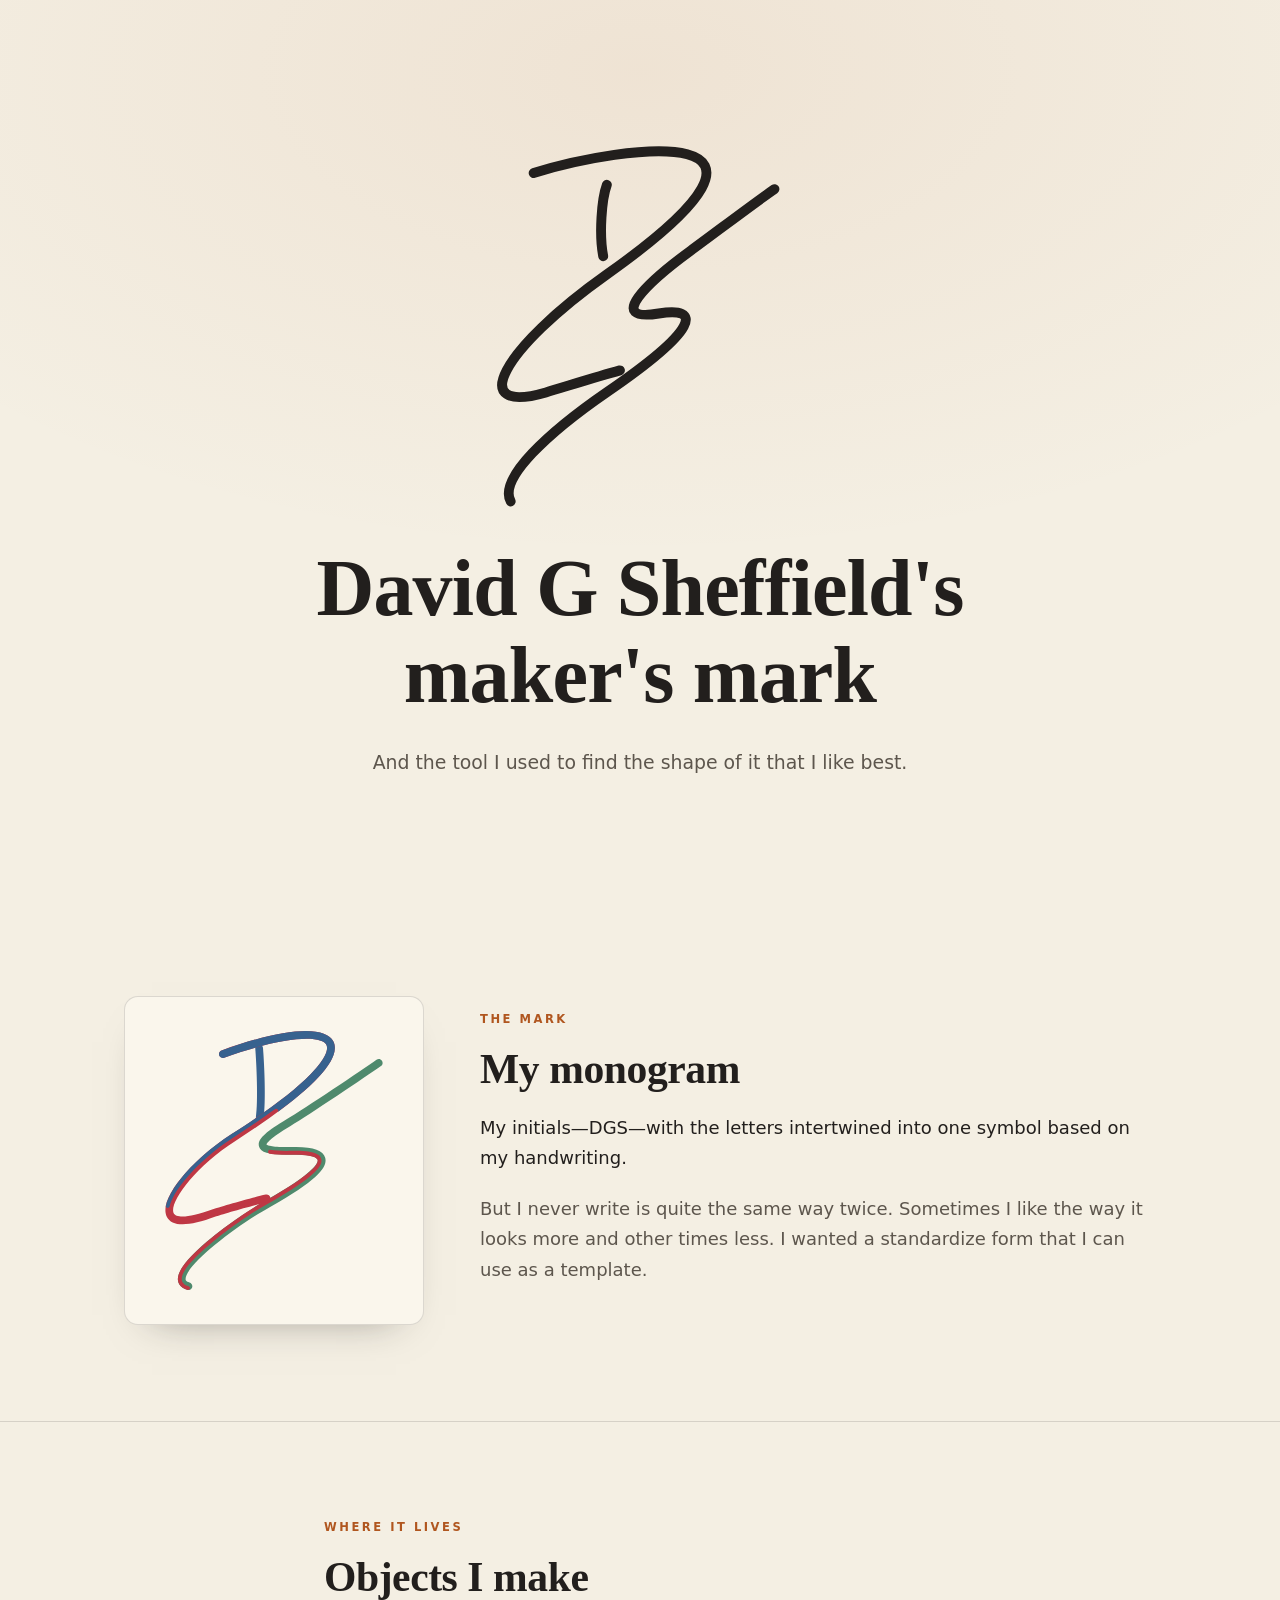
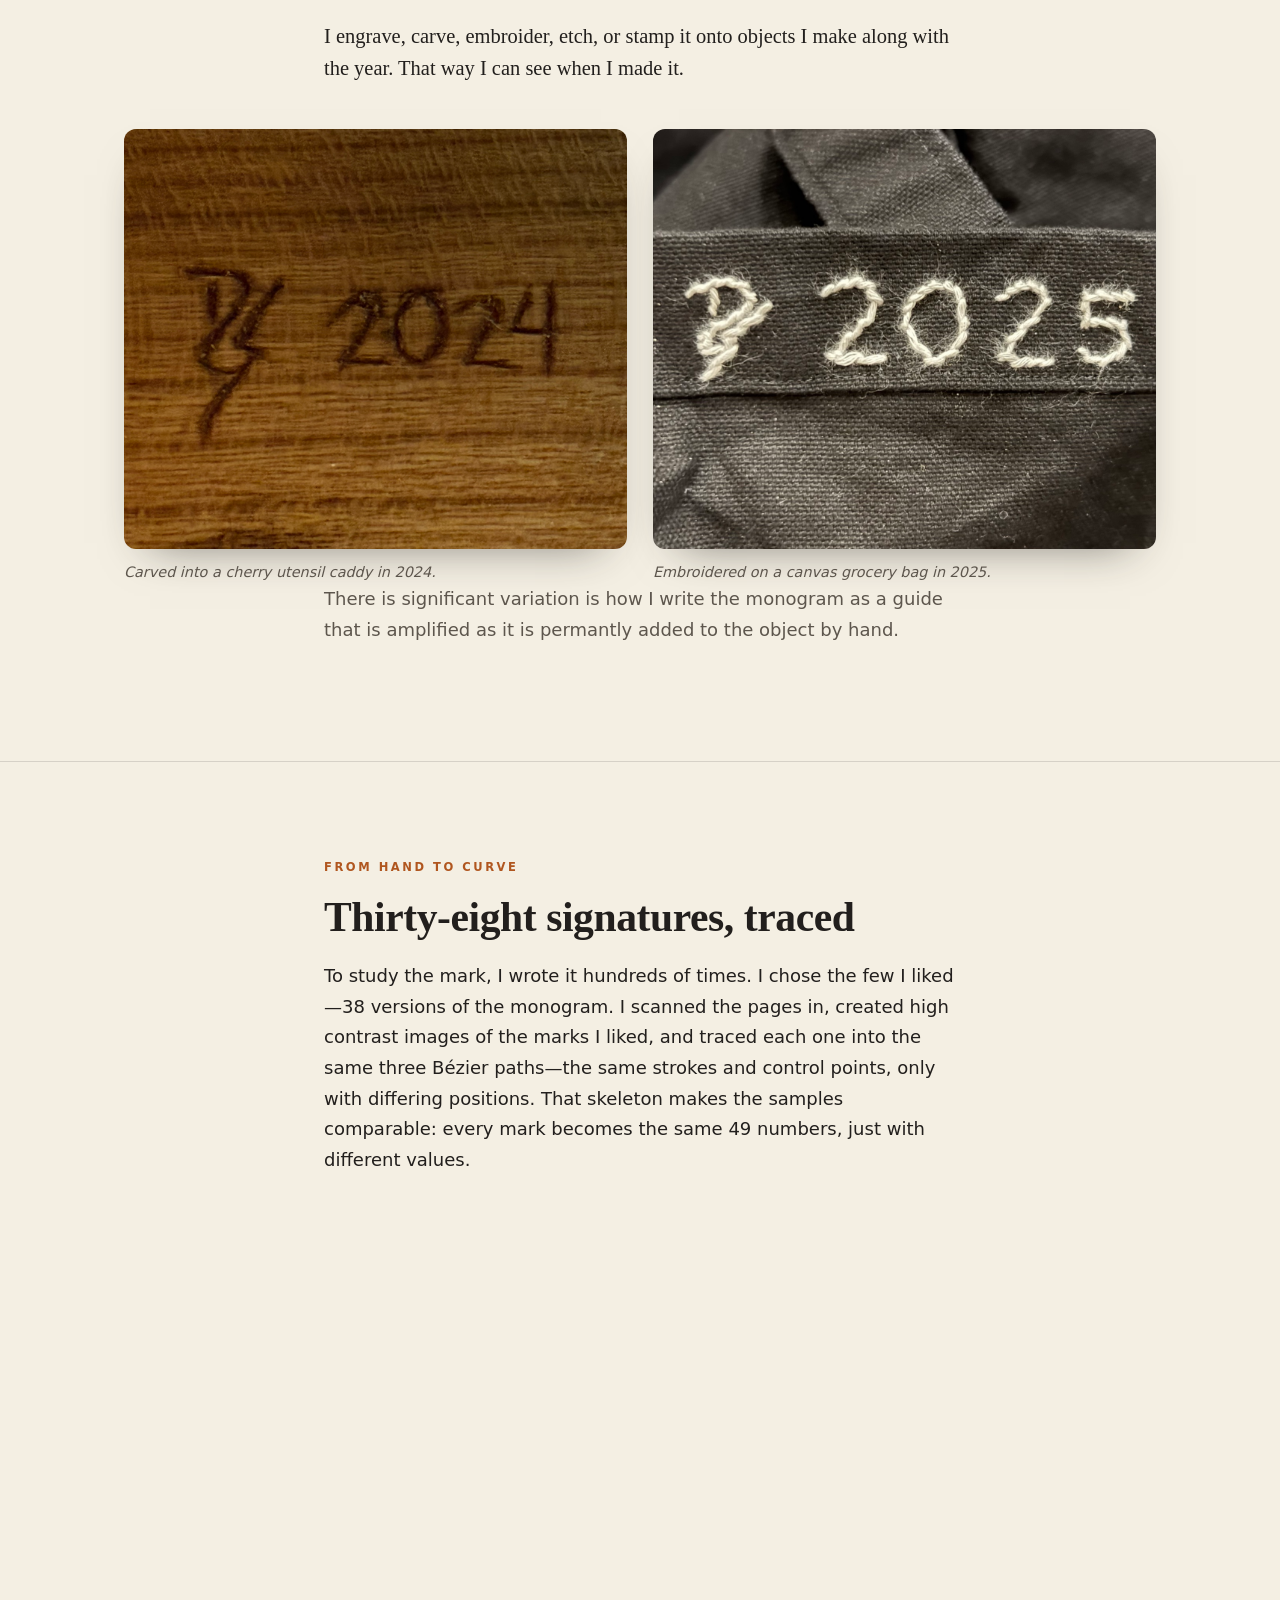
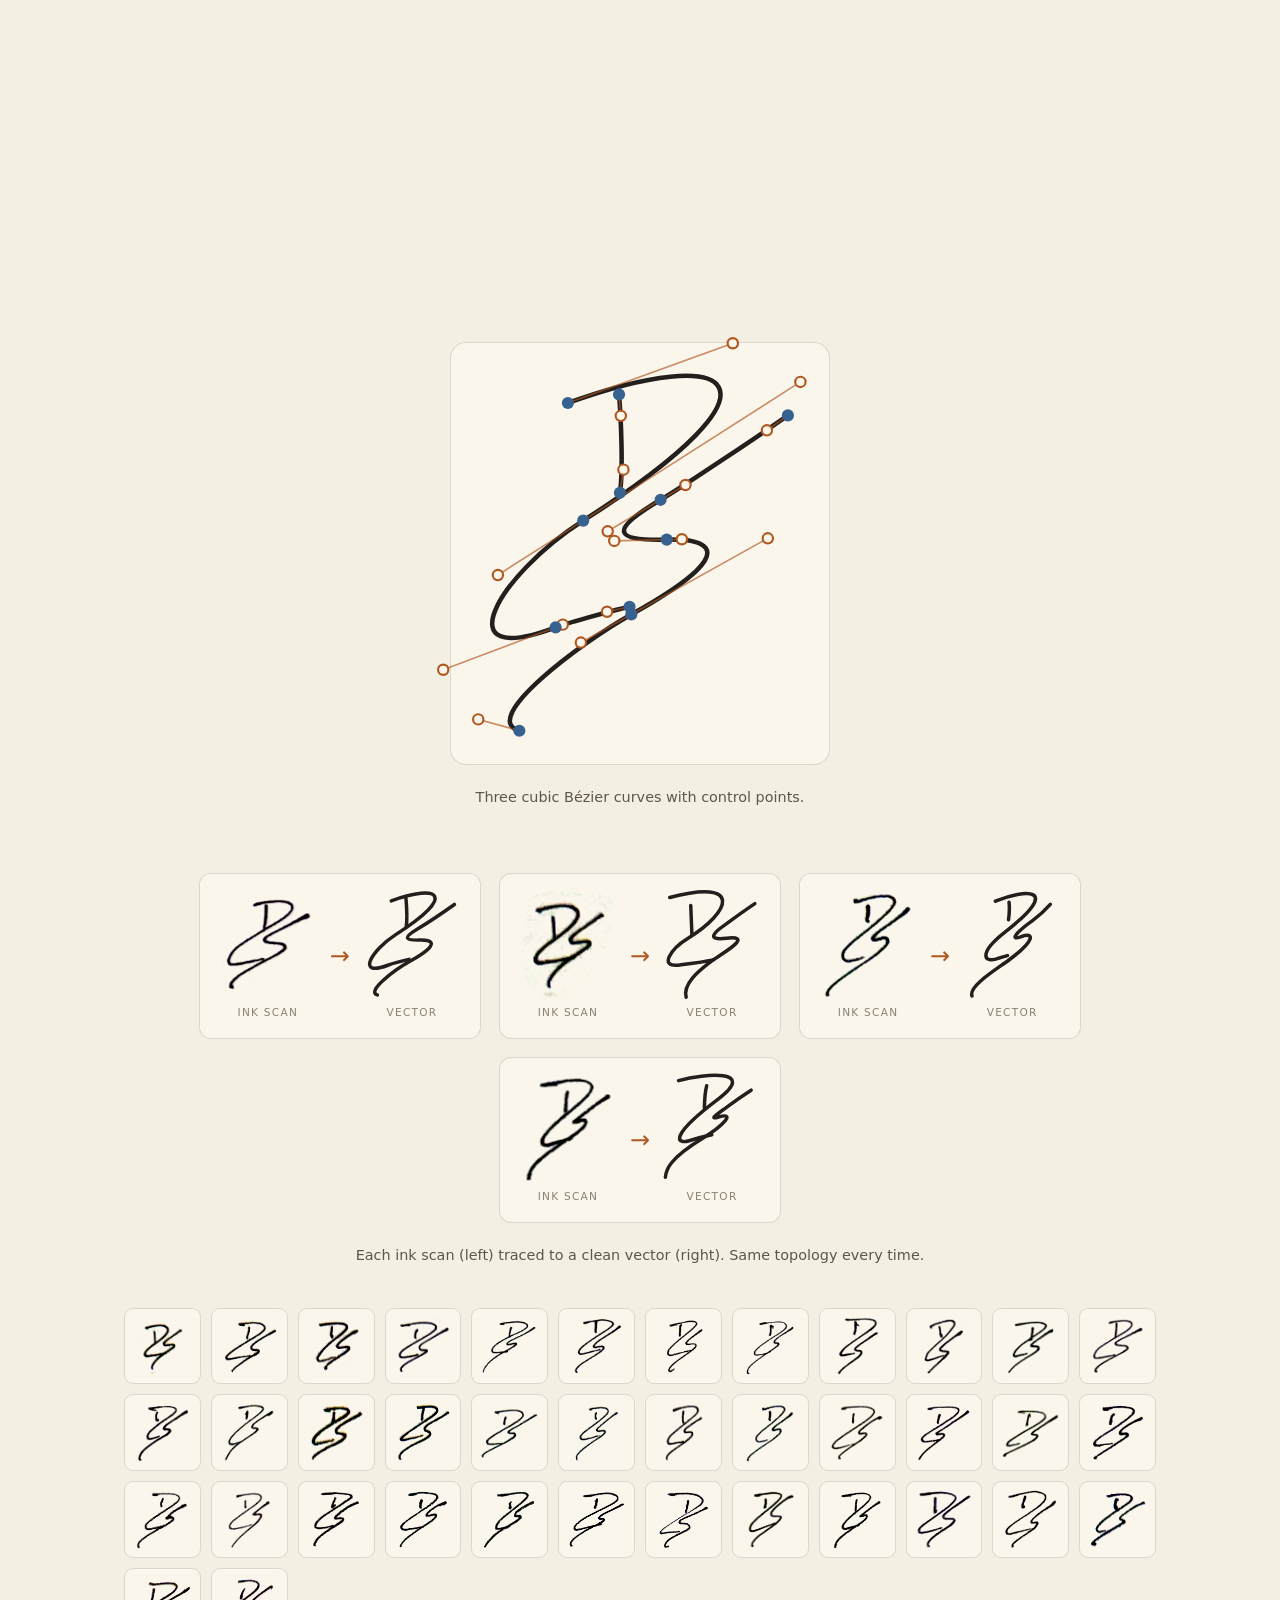
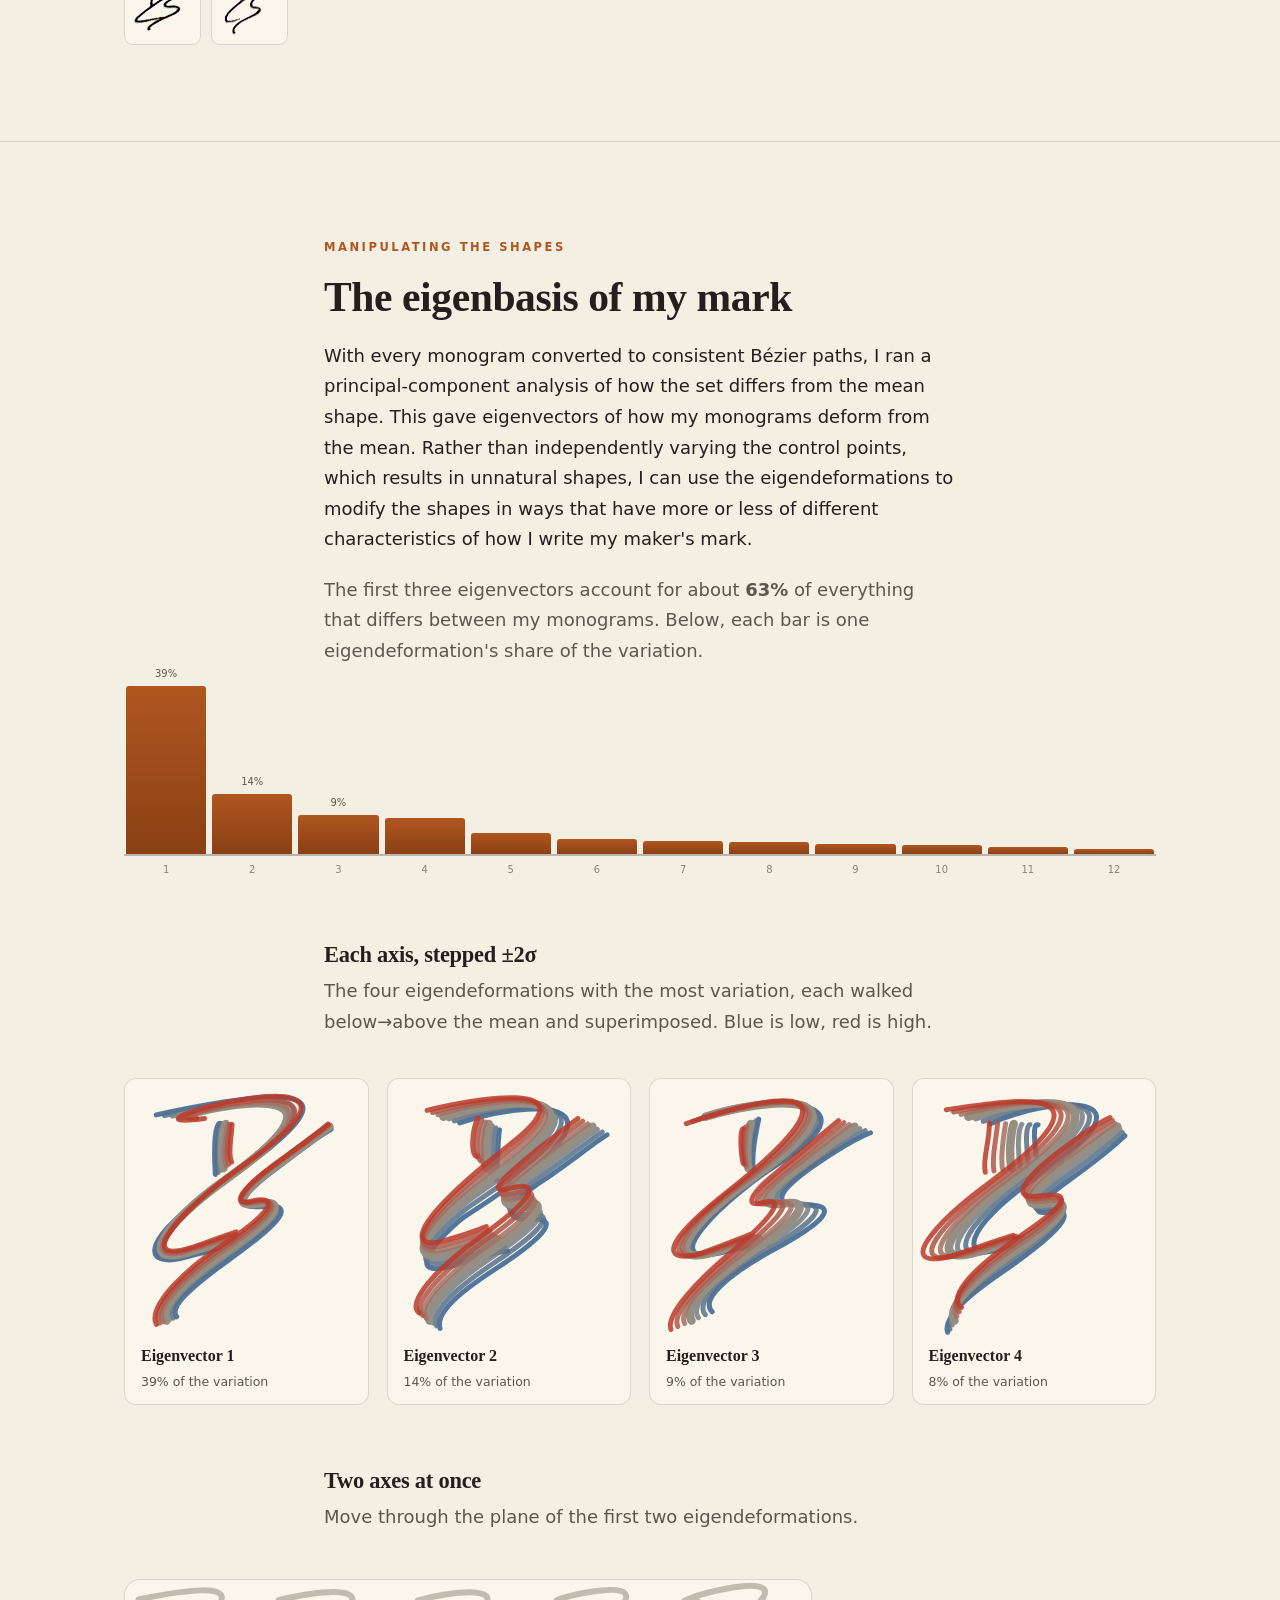
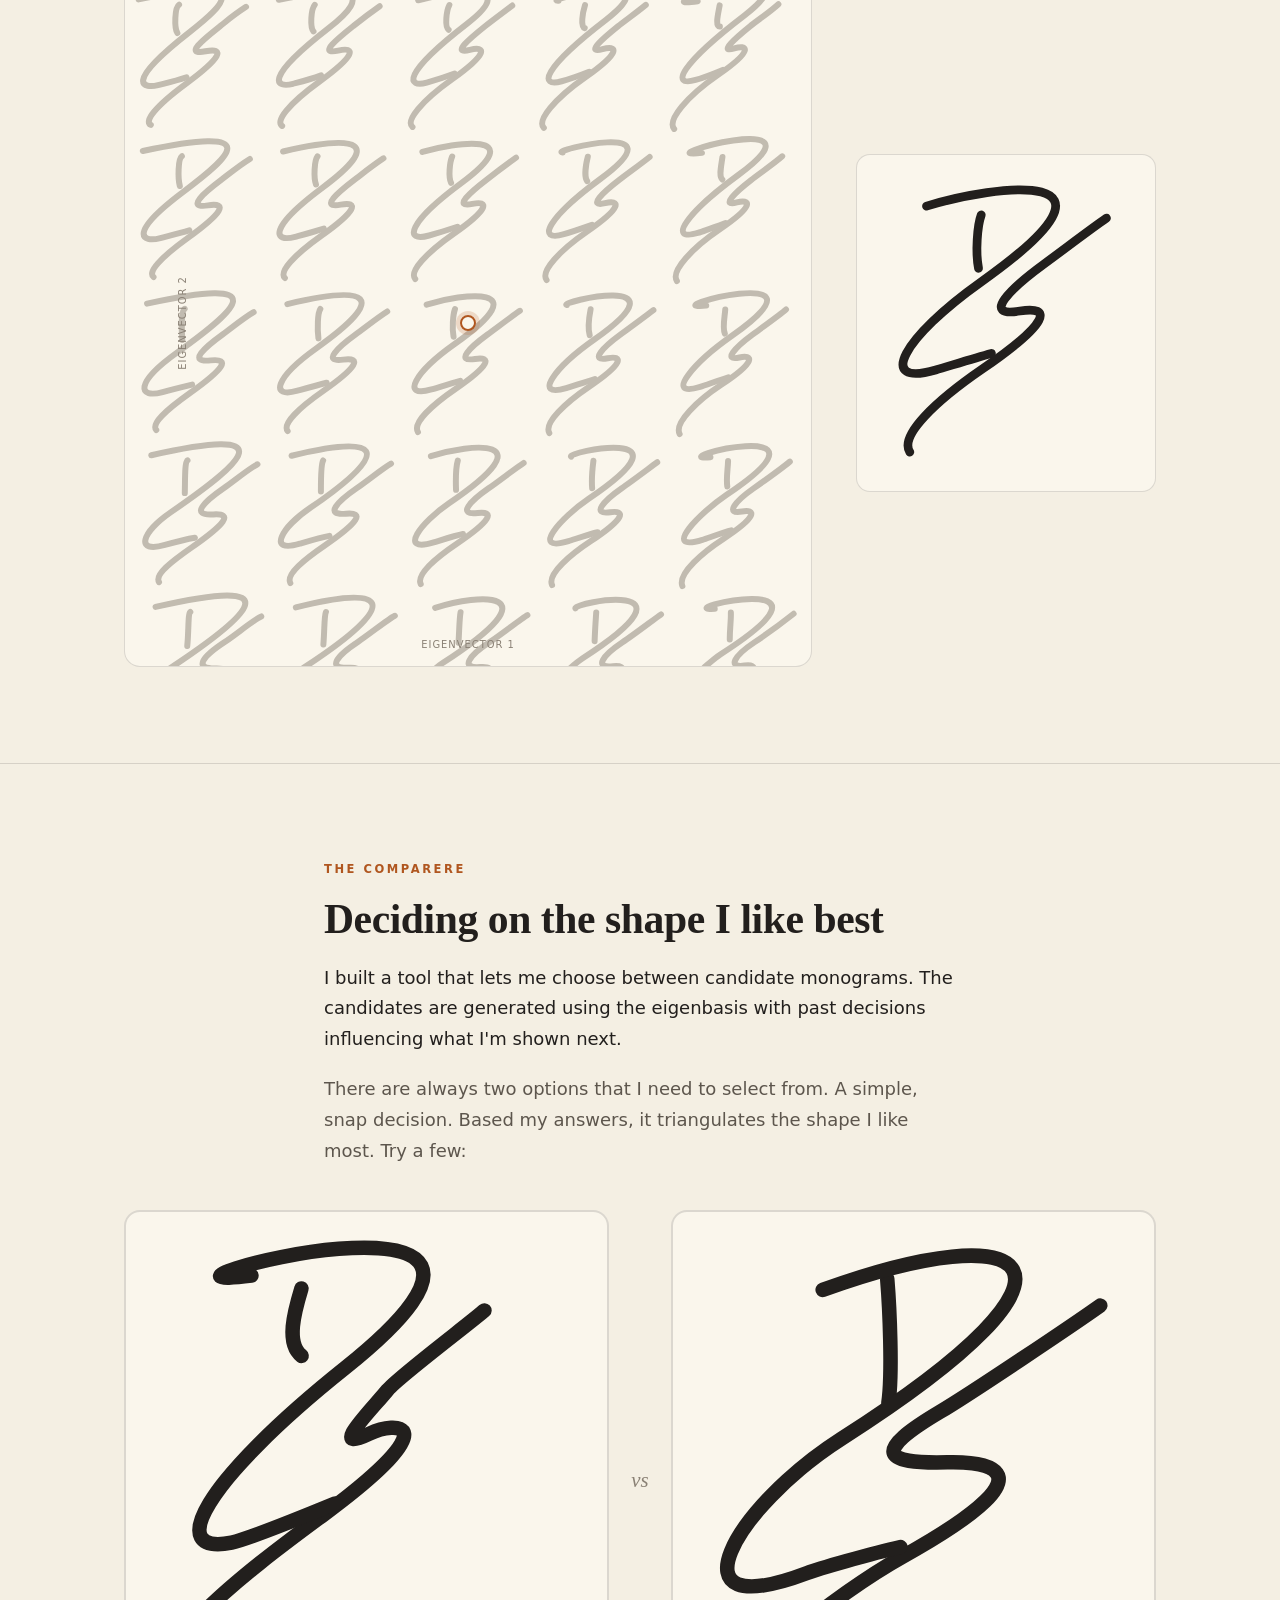
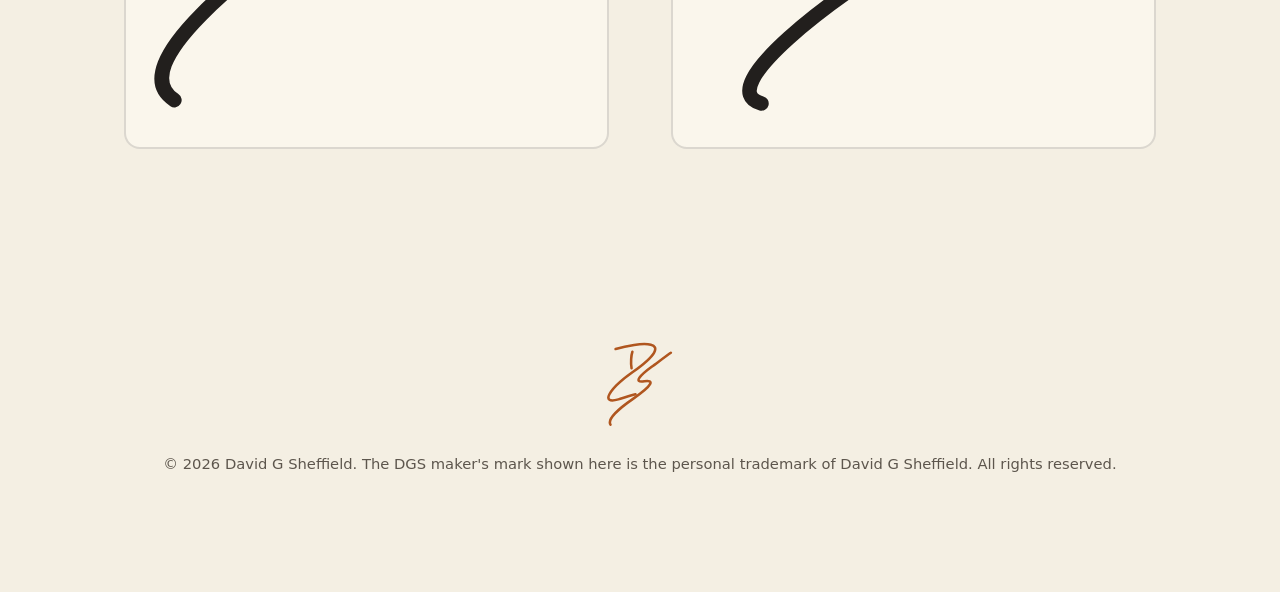
<file: docs/index.html>
<!doctype html>
<html lang="en">
<head>
<meta charset="utf-8">
<meta name="viewport" content="width=device-width, initial-scale=1">
<title>David G Sheffield's maker's mark</title>
<meta name="description" content="The DS maker's mark: from a hand-drawn signature to an eigenvector decomposition and a preference-learning comparer.">
<style>
  :root{
    --paper:#f4efe3;
    --paper-2:#ece2cf;
    --panel:#faf6ec;
    --ink:#221f1d;
    --ink-soft:#5d564d;
    --ink-faint:#8a8175;
    --rust:#b0561f;
    --rust-deep:#8a4015;
    --blue:#37628f;
    --red:#bb3b2b;
    --line:rgba(34,31,29,.14);
    --line-strong:rgba(34,31,29,.28);
    --serif:"Iowan Old Style","Palatino Linotype",Palatino,"Book Antiqua",Georgia,serif;
    --sans:system-ui,-apple-system,"Segoe UI",Roboto,Helvetica,Arial,sans-serif;
    color-scheme:light;
  }
  *{box-sizing:border-box}
  html{scroll-behavior:smooth}
  body{
    margin:0;background:var(--paper);color:var(--ink);
    font-family:var(--sans);font-size:18px;line-height:1.7;
    -webkit-font-smoothing:antialiased;overflow-x:hidden;
  }
  .wrap{max-width:1080px;margin:0 auto;padding:0 24px}
  .narrow{max-width:680px}
  h1,h2,h3{font-family:var(--serif);font-weight:600;line-height:1.08;letter-spacing:-.01em;margin:0}
  p{margin:0 0 1.1em}
  a{color:var(--rust-deep)}
  .eyebrow{
    font-family:var(--sans);font-size:.72rem;font-weight:700;letter-spacing:.22em;
    text-transform:uppercase;color:var(--rust);margin:0 0 1.1rem;
  }
  section{padding:96px 0;position:relative}
  section + section{border-top:1px solid var(--line)}
  .lede{font-size:1.28rem;line-height:1.55;color:var(--ink);font-family:var(--serif)}
  .muted{color:var(--ink-soft)}

  /* reveal */
  .reveal{opacity:0;transform:translateY(22px);transition:opacity .8s ease,transform .8s ease}
  .reveal.in{opacity:1;transform:none}

  /* ---- hero ---- */
  .hero{
    min-height:100svh;display:flex;flex-direction:column;justify-content:center;align-items:center;
    text-align:center;padding:80px 24px 64px;
    background:
      radial-gradient(120% 90% at 50% 8%,rgba(176,86,31,.08),transparent 60%),
      var(--paper);
  }
  .hero .mark-hero{width:min(46vw,340px);aspect-ratio:110/124;margin-bottom:8px}
  .hero h1{font-size:clamp(2.6rem,7vw,5rem);margin:.2em 0 .35em}
  .hero .sub{max-width:560px;font-size:1.18rem;color:var(--ink-soft);margin:0 auto}
  .scrollcue{margin-top:56px;font-size:.72rem;letter-spacing:.2em;text-transform:uppercase;color:var(--ink-faint);
    animation:bob 2.4s ease-in-out infinite}
  @keyframes bob{0%,100%{transform:translateY(0)}50%{transform:translateY(7px)}}

  /* draw-on animation — one stroke at a time, in the order I'd write them.
     dasharray gap (200) is wider than the pathLength (100) so the dash pattern
     can't wrap back onto the far endpoint and leave a round-cap dot there. */
  .draw path{stroke-dasharray:100 200;stroke-dashoffset:100;animation:draw 1.05s cubic-bezier(.6,.02,.3,1) forwards}
  .draw path:nth-child(2){animation-delay:.15s}   /* D:  the vertical line — drawn first */
  .draw path:nth-child(3){animation-delay:1.275s}  /* DG: drawn second */
  .draw path:nth-child(1){animation-delay:2.4s}  /* GS: drawn third */
  @keyframes draw{to{stroke-dashoffset:0}}

  svg{display:block}
  .mark svg{width:100%;height:100%;overflow:visible}

  /* ---- the mark ---- */
  .mark-feature{display:grid;grid-template-columns:minmax(0,300px) 1fr;gap:56px;align-items:center}
  .mark-feature .plate{
    background:var(--panel);border:1px solid var(--line);border-radius:14px;
    padding:34px;box-shadow:0 18px 40px -28px rgba(34,31,29,.5);
  }
  .plate .mark{aspect-ratio:110/124}
  .stroke-facts{display:flex;gap:26px;margin-top:26px;flex-wrap:wrap}
  .stroke-facts b{font-family:var(--serif);font-size:1.7rem;display:block;line-height:1;color:var(--rust-deep)}
  .stroke-facts span{font-size:.82rem;color:var(--ink-soft);letter-spacing:.02em}

  /* ---- use photos ---- */
  .photos{display:grid;grid-template-columns:1fr 1fr;gap:26px;margin-top:44px}
  figure{margin:0}
  .photos img{width:100%;height:420px;object-fit:cover;border-radius:12px;display:block;
    box-shadow:0 20px 44px -26px rgba(34,31,29,.6)}
  figcaption{margin-top:.7rem;font-size:.9rem;color:var(--ink-soft);font-style:italic}

  /* ---- samples wall ---- */
  .wall{display:grid;grid-template-columns:repeat(auto-fill,minmax(76px,1fr));gap:10px;margin-top:40px}
  .wall .chip{background:var(--panel);border:1px solid var(--line);border-radius:9px;
    aspect-ratio:1;position:relative;overflow:hidden;
    transition:transform .35s ease,box-shadow .35s ease}
  .wall .chip:hover{transform:translateY(-4px) rotate(-1deg);box-shadow:0 14px 26px -16px rgba(34,31,29,.55)}
  .wall .chip .scan{position:absolute;inset:8px;margin:auto;max-width:calc(100% - 16px);max-height:calc(100% - 16px);
    object-fit:contain;mix-blend-mode:multiply;filter:contrast(1.05)}
  .wall .chip .vec{position:absolute;inset:8px}
  .wall .chip .vec svg{width:100%;height:100%}

  /* ---- conversion strip ---- */
  .convo{display:flex;flex-wrap:wrap;gap:18px;margin-top:40px;justify-content:center}
  .convo .pair{display:flex;align-items:center;gap:14px;background:var(--panel);
    border:1px solid var(--line);border-radius:12px;padding:16px 20px}
  .convo .cell{width:96px;height:108px;display:flex;align-items:center;justify-content:center}
  .convo .cell img{max-width:100%;max-height:100%;mix-blend-mode:multiply}
  .convo .arrow{color:var(--rust);font-size:1.5rem}
  .convo .lbl{position:absolute;font-size:.66rem;letter-spacing:.14em;text-transform:uppercase;color:var(--ink-faint)}
  .cellwrap{position:relative;display:flex;flex-direction:column;align-items:center;gap:6px}
  .cellwrap span{font-size:.66rem;letter-spacing:.12em;text-transform:uppercase;color:var(--ink-faint)}

  /* ---- eigen ---- */
  .scree{display:flex;align-items:flex-end;gap:6px;height:170px;margin:8px 0 6px;
    padding:0 2px;border-bottom:2px solid var(--line-strong)}
  .scree .bar{flex:1;background:linear-gradient(var(--rust),var(--rust-deep));border-radius:3px 3px 0 0;
    position:relative;min-height:2px;transition:height 1s cubic-bezier(.5,0,.2,1)}
  .scree .bar span{position:absolute;top:-20px;left:0;right:0;text-align:center;font-size:.62rem;color:var(--ink-soft)}
  .scree-x{display:flex;gap:6px;padding:0 2px}
  .scree-x div{flex:1;text-align:center;font-size:.62rem;color:var(--ink-faint)}

  .ghost{opacity:.16}

  .overlays{display:grid;grid-template-columns:repeat(auto-fit,minmax(150px,1fr));gap:18px;margin-top:40px}
  .overlays .ov{background:var(--panel);border:1px solid var(--line);border-radius:12px;padding:16px 16px 12px}
  .overlays .ov .mark{aspect-ratio:110/124}
  .overlays .ov h4{margin:10px 0 2px;font-family:var(--serif);font-weight:600;font-size:1rem}
  .overlays .ov p{margin:0;font-size:.78rem;color:var(--ink-soft)}

  .morph{display:grid;grid-template-columns:1fr minmax(0,300px);gap:44px;align-items:center;margin-top:46px}
  .pad{position:relative;aspect-ratio:1;background:var(--panel);border:1px solid var(--line);
    border-radius:16px;padding:10px;touch-action:none;cursor:crosshair;overflow:hidden}
  .pad .tiles{position:absolute;inset:10px;display:grid;grid-template-columns:repeat(5,1fr);
    grid-template-rows:repeat(5,1fr);gap:2px}
  .pad .tiles .mark{opacity:.5;transition:opacity .2s}
  .pad .cross{position:absolute;width:16px;height:16px;border:2px solid var(--rust);border-radius:50%;
    transform:translate(-50%,-50%);pointer-events:none;box-shadow:0 0 0 4px rgba(176,86,31,.18)}
  .pad .axlabel{position:absolute;font-size:.62rem;letter-spacing:.1em;text-transform:uppercase;color:var(--ink-faint)}
  .morph .live{aspect-ratio:110/124;background:var(--panel);border:1px solid var(--line);border-radius:14px;padding:22px}

  /* ---- comparer ---- */
  .duel{display:grid;grid-template-columns:1fr auto 1fr;gap:22px;align-items:center;margin-top:44px}
  .cand{background:var(--panel);border:2px solid var(--line);border-radius:16px;padding:30px;cursor:pointer;
    transition:transform .18s ease,border-color .18s ease,box-shadow .18s ease}
  .cand:hover{transform:translateY(-5px);border-color:var(--rust);box-shadow:0 22px 44px -26px rgba(176,86,31,.6)}
  .cand .mark{aspect-ratio:110/124}
  .cand.pick{border-color:var(--rust);animation:pop .4s ease}
  @keyframes pop{40%{transform:scale(1.05)}}
  .vs{font-family:var(--serif);font-style:italic;color:var(--ink-faint);font-size:1.3rem}
  .duel-q{text-align:center;font-family:var(--serif);font-size:1.3rem;margin-top:30px}
  .tally{text-align:center;color:var(--ink-soft);font-size:.9rem;margin-top:10px}
  .tally b{color:var(--rust-deep)}

  footer{padding:80px 0 100px;text-align:center;color:var(--ink-soft)}
  footer .mark{width:78px;aspect-ratio:110/124;margin:0 auto 22px}
  footer p{font-size:.92rem}

  /* ---- full-page scan ---- */
  .scanpage{margin-top:40px}
  .scanpage img{width:100%;border-radius:12px;border:1px solid var(--line);
    box-shadow:0 22px 48px -30px rgba(34,31,29,.6);display:block}

  /* ---- control-point anatomy ---- */
  .anatomy{display:grid;grid-template-columns:minmax(0,1fr) minmax(0,320px);gap:44px;
    align-items:center;margin-top:40px}
  .anatomy .plate{background:var(--panel);border:1px solid var(--line);border-radius:16px;padding:22px}
  .anatomy .plate .mark{aspect-ratio:110/124}
  .cp-legend .row{display:flex;align-items:center;gap:12px;font-size:.88rem;color:var(--ink-soft);margin-bottom:12px}
  .cp-legend .row svg{flex:none}
  .numbreak{display:flex;gap:14px;flex-wrap:wrap;margin-top:6px}
  .numbreak .n{flex:1;min-width:82px;background:var(--panel);border:1px solid var(--line);
    border-radius:10px;padding:12px 14px}
  .numbreak .n b{font-family:var(--serif);font-size:1.5rem;color:var(--rust-deep);display:block;line-height:1}
  .numbreak .n span{font-size:.72rem;color:var(--ink-soft);letter-spacing:.02em}

  /* ---- monogram decomposition ---- */
  .decomp-img{display:block;width:100%;height:auto}

  @media(max-width:820px){
    body{font-size:17px}
    section{padding:72px 0}
    .mark-feature,.morph,.anatomy{grid-template-columns:1fr;gap:30px}
    .morph .live{max-width:240px;margin:0 auto}
    .photos{grid-template-columns:1fr}
    .photos img{height:300px}
    .duel{grid-template-columns:1fr;gap:14px}
    .vs{text-align:center}
  }
</style>
</head>
<body>

<!-- HERO -->
<header class="hero">
  <div class="mark mark-hero" id="hero-mark"></div>
  <!-- <p class="eyebrow" style="margin-top:20px">My Maker's Mark</p> -->
  <h1>David G Sheffield's<br>maker's mark</h1>
  <p class="sub">And the tool I used to find the shape of it that I like best.</p>
  <!-- <div class="scrollcue">Scroll ↓</div> -->
</header>

<!-- THE MARK -->
<section id="mark">
  <div class="wrap mark-feature">
    <div class="plate reveal">
      <img src="assets/decomposed.svg" alt="The DGS monogram decomposed into its three letters: the D, the G and the S" class="mark decomp-img">
    </div>
    <div class="reveal">
      <p class="eyebrow">The mark</p>
      <h2 style="font-size:clamp(1.8rem,4vw,2.6rem);margin-bottom:.5em">My monogram</h2>
      <p>My initials—DGS—with the letters intertwined into one symbol based on my handwriting.</p>
      <p class="muted">But I never write is quite the same way twice. Sometimes I like the way it looks more and other times less. I wanted a standardize form that I can use as a template.</p>
      <div class="stroke-facts">
      </div>
    </div>
  </div>
</section>

<!-- WHERE IT LIVES -->
<section id="use">
  <div class="wrap narrow reveal">
    <p class="eyebrow">Where it lives</p>
    <h2 style="font-size:clamp(1.8rem,4vw,2.6rem);margin-bottom:.5em">Objects I make</h2>
    <p class="lede">I engrave, carve, embroider, etch, or stamp it onto objects I make along with the year. That way I can see when I made it.</p>
  </div>
  <div class="wrap photos reveal">
    <figure>
      <img src="assets/utensil_caddy.jpg" alt="DS mark wood-burned into an oak utensil caddy, dated 2024" loading="lazy">
      <figcaption>Carved into a cherry utensil caddy in 2024.</figcaption>
    </figure>
    <figure>
      <img src="assets/grocery_bag.jpg" alt="DS mark hand-embroidered on a black canvas grocery bag, dated 2025" loading="lazy">
      <figcaption>Embroidered on a canvas grocery bag in 2025.</figcaption>
    </figure>
  </div>
  <div class="wrap narrow reveal">
    <p class="muted">There is significant variation is how I write the monogram as a guide that is amplified as it is permantly added to the object by hand.</p>
  </div>
</section>

<!-- FROM HAND TO CURVE -->
<section id="trace">
  <div class="wrap narrow reveal">
    <p class="eyebrow">From hand to curve</p>
    <h2 style="font-size:clamp(1.8rem,4vw,2.6rem);margin-bottom:.5em">Thirty-eight signatures, traced</h2>
    <p>To study the mark, I wrote it hundreds of times. I chose the few I liked—38 versions of the monogram. I scanned the pages in, created high contrast images of the marks I liked, and traced each one into the same three Bézier paths—the same strokes and control points, only with differing positions. That skeleton makes the samples comparable: every mark becomes the same 49 numbers, just with different values.</p>
  </div>

  <figure class="wrap scanpage reveal">
    <img src="assets/full_scan.jpg" alt="A notebook page filled with dozens of hand-drawn versions of the DGS monogram" loading="lazy">
    <figcaption class="muted" style="text-align:center;font-size:.9rem;margin-top:.7rem;font-style:italic">A page of monograms with the best samples highlighted.</figcaption>
  </figure>

  <div class="wrap narrow reveal" style="margin-top:64px">
    <div class="plate" style="background:var(--panel);border:1px solid var(--line);border-radius:16px;padding:22px;max-width:380px;margin:0 auto"><div class="mark" id="anatomy-mark"></div></div>
    <p class="muted" style="text-align:center;font-size:.9rem;margin-top:20px">Three cubic Bézier curves with control points.</p>
  </div>

  <div class="wrap reveal" style="margin-top:64px">
    <div class="convo" id="convo"></div>
    <p class="muted" style="text-align:center;font-size:.9rem;margin-top:20px">Each ink scan (left) traced to a clean vector (right). Same topology every time.</p>
  </div>

  <div class="wrap reveal" style="margin-top:40px">
    <!-- <p class="muted" style="text-align:center;font-size:.9rem;margin-bottom:0">The full set</p> -->
    <div class="wall" id="wall"></div>
  </div>
</section>

<!-- EIGENDEFORMATION -->
<section id="eigen">
  <div class="wrap narrow reveal">
    <p class="eyebrow">Manipulating the shapes</p>
    <h2 style="font-size:clamp(1.8rem,4vw,2.6rem);margin-bottom:.5em">The eigenbasis of my mark</h2>
    <p>With every monogram converted to consistent Bézier paths, I ran a principal-component analysis of how the set differs from the mean shape. This gave eigenvectors of how my monograms deform from the mean. Rather than independently varying the control points, which results in unnatural shapes, I can use the eigendeformations to modify the shapes in ways that have more or less of different characteristics of how I write my maker's mark.</p>
    <p class="muted">The first three eigenvectors account for about <b>63%</b> of everything that differs between my monograms. Below, each bar is one eigendeformation's share of the variation.</p>
  </div>

  <div class="wrap reveal">
    <div class="scree" id="scree"></div>
    <div class="scree-x" id="scree-x"></div>
  </div>

  <div class="wrap narrow reveal" style="margin-top:64px">
    <h3 style="font-size:1.4rem;margin-bottom:.4em">Each axis, stepped ±2σ</h3>
    <p class="muted">The four eigendeformations with the most variation, each walked below→above the mean and superimposed. Blue is low, red is high.</p>
  </div>
  <div class="wrap">
    <div class="overlays reveal" id="overlays"></div>
  </div>

  <div class="wrap narrow reveal" style="margin-top:64px">
    <h3 style="font-size:1.4rem;margin-bottom:.4em">Two axes at once</h3>
    <p class="muted">Move through the plane of the first two eigendeformations.</p>
  </div>
  <div class="wrap">
    <div class="morph reveal">
      <div class="pad" id="pad">
        <div class="tiles" id="pad-tiles"></div>
        <div class="cross" id="pad-cross" style="left:50%;top:50%"></div>
        <div class="axlabel" style="left:12px;top:50%;transform:translateY(-50%) rotate(-90deg)">Eigenvector 2</div>
        <div class="axlabel" style="left:50%;bottom:12px;transform:translateX(-50%)">Eigenvector 1</div>
      </div>
      <div class="mark live" id="morph-live"></div>
    </div>
  </div>
</section>

<!-- COMPARER -->
<section id="compare">
  <div class="wrap narrow reveal">
    <p class="eyebrow">The comparere</p>
    <h2 style="font-size:clamp(1.8rem,4vw,2.6rem);margin-bottom:.5em">Deciding on the shape I like best</h2>
    <p>I built a tool that lets me choose between candidate monograms. The candidates are generated using the eigenbasis with past decisions influencing what I'm shown next.</p>
    <p class="muted">There are always two options that I need to select from. A simple, snap decision. Based my answers, it triangulates the shape I like most. Try a few:</p>
  </div>
  <div class="wrap">
    <div class="duel reveal">
      <div class="cand" id="cand-a" data-side="a"><div class="mark"></div></div>
      <div class="vs">vs</div>
      <div class="cand" id="cand-b" data-side="b"><div class="mark"></div></div>
    </div>
    <p class="tally" id="tally"></p>
  </div>
</section>

<footer>
  <div class="wrap">
    <div class="mark" id="foot-mark"></div>
    <p class="muted">© 2026 David G Sheffield. The DGS maker's mark shown here is the personal trademark of David G Sheffield. All rights reserved.</p>
  </div>
</footer>

<script id="data" type="application/json">{"viewbox":[0,0,110,124],"mean":{"GS":"M98.5,16.55C91.85,21.11,79.28,30.7,71.49,36.38C57.1,46.89,43.87,59.59,61.06,56.78C75.08,54.5,74.12,61.72,44.66,81.96C25.05,95.43,8.71,110.6,13.34,117.89","D":"M44.28,15.14C42.57,19.79,41.72,31.22,43.1,38.27","DG":"M20.59,11.35C49.86,2.26,115.95,-6.68,44.28,44.13C10.03,68.41,-1.29,89.76,24.55,82.3C29.72,80.8,41.02,77.22,48.67,75.14"},"scree":[0.39283433166560694,0.14138549717100454,0.09217878878835264,0.08430561869442137,0.04968487564159206,0.036737414471950496,0.03105868595067853,0.028623264817362278,0.023886577118365563,0.020985737363191273,0.016085878676264702,0.013098283704352983,0.01125170227954562,0.008265555545566515,0.0071051759199640616,0.006627614263112997,0.005522180413576586,0.005261945397545212,0.004410936498319162,0.004041858828113363,0.0028971482424224575,0.002720901334976772,0.002169877050735369,0.001975140647538667,0.0015245004951719016,0.0012056555032826646,0.0008067532067939604,0.0007439675533662977,0.0005722254885238675,0.0005535111527338774,0.00044188505400412684,0.0003843448754445534,0.0002572647660659104,0.00017940264231801234,0.00011033216736776827,7.627897916547834e-05,2.888763120132774e-05],"pcs":[{"idx":0,"var":0.39283433166560694,"steps":[{"z":-2.4,"d":{"GS":"M99.34,17.89C90.7,22.65,81.09,30.85,73.88,36.06C59.02,46.79,43.12,60.14,63.7,58.22C81.26,56.57,74.45,65.71,45.89,86.18C25.31,100.93,14.4,111.21,18.68,115.89","D":"M40.98,14.8C37.94,16.29,38.27,31.91,38.84,41.53","DG":"M7.96,10.39C129.93,-15.8,81.08,18.57,33.58,52.73C-3.02,79.04,3.38,90.22,22.81,84.87C28.97,83.17,39.32,80.73,47.56,78.8"}},{"z":-1.6,"d":{"GS":"M99.06,17.44C91.08,22.14,80.48,30.8,73.08,36.16C58.38,46.82,43.36,60.01,62.82,57.74C79.2,55.83,74.34,64.38,45.48,84.77C25.22,99.09,12.5,111,16.9,116.55","D":"M42.08,14.91C39.48,17.46,39.42,31.68,40.26,40.44","DG":"M12.17,10.71C103.24,-9.78,92.68,10.11,37.14,49.86C1.33,75.5,1.82,90.05,23.39,84.01C29.22,82.38,39.89,79.56,47.93,77.58"}},{"z":-0.8,"d":{"GS":"M98.78,16.99C91.47,21.62,79.88,30.75,72.29,36.27C57.74,46.85,43.62,59.82,61.94,57.26C77.14,55.14,74.23,63.05,45.07,83.37C25.13,97.26,10.61,110.8,15.12,117.22","D":"M43.18,15.02C41.03,18.63,40.57,31.45,41.68,39.35","DG":"M16.38,11.03C76.55,-3.76,104.3,1.7,40.71,47C5.68,71.95,0.26,89.89,23.97,83.15C29.47,81.59,40.45,78.39,48.3,76.36"}},{"z":0.0,"d":{"GS":"M98.5,16.55C91.85,21.11,79.28,30.7,71.49,36.38C57.1,46.89,43.87,59.59,61.06,56.78C75.08,54.5,74.12,61.72,44.66,81.96C25.05,95.43,8.71,110.6,13.34,117.89","D":"M44.28,15.14C42.57,19.79,41.72,31.22,43.1,38.27","DG":"M20.59,11.35C49.86,2.26,115.95,-6.68,44.28,44.13C10.03,68.41,-1.29,89.76,24.55,82.3C29.72,80.8,41.02,77.22,48.67,75.14"}},{"z":0.8,"d":{"GS":"M98.22,16.1C92.23,20.59,78.68,30.64,70.7,36.49C56.46,46.92,44.13,59.3,60.18,56.31C73.01,53.91,74.01,60.4,44.25,80.55C24.97,93.6,6.81,110.4,11.57,118.56","D":"M45.37,15.25C44.12,20.96,42.86,30.99,44.52,37.18","DG":"M24.8,11.67C23.17,8.28,127.62,-15.03,47.84,41.27C14.38,64.88,-2.83,89.64,25.13,81.44C29.97,80.02,41.58,76.05,49.05,73.92"}},{"z":1.6,"d":{"GS":"M97.95,15.65C92.62,20.08,78.08,30.59,69.9,36.6C55.83,46.95,44.38,58.97,59.3,55.83C70.95,53.38,73.9,59.08,43.84,79.14C24.89,91.79,4.91,110.2,9.79,119.22","D":"M46.47,15.36C45.66,22.13,44.01,30.76,45.94,36.09","DG":"M29.01,11.99C-3.51,14.3,139.32,-23.34,51.41,38.4C18.74,61.35,-4.37,89.54,25.71,80.58C30.22,79.24,42.14,74.88,49.42,72.69"}},{"z":2.4,"d":{"GS":"M97.67,15.21C93,19.56,77.47,30.54,69.11,36.71C55.19,46.98,44.63,58.58,58.41,55.35C68.9,52.89,73.79,57.76,43.43,77.73C24.82,89.97,3.01,110,8.01,119.89","D":"M47.57,15.47C47.21,23.3,45.16,30.53,47.36,35.01","DG":"M33.22,12.31C-30.2,20.33,151.04,-31.61,54.98,35.54C23.1,57.82,-5.91,89.45,26.29,79.73C30.47,78.47,42.71,73.71,49.79,71.47"}}]},{"idx":1,"var":0.14138549717100454,"steps":[{"z":-2.4,"d":{"GS":"M106.14,20.83C101.68,23.13,84.18,37.12,73.67,43.94C55.82,55.52,48.87,65.87,66.28,64.88C80.8,64.04,76.15,72.3,48.13,90.69C36.75,98.16,15.61,112.08,18.84,121.99","D":"M49.9,18.24C49.14,22.64,49.16,31.59,48.06,44.3","DG":"M29.13,14.64C66.72,2.04,133.06,-0.98,32.29,63.16C24.94,67.85,-7.83,99.8,29.13,88.24C34.77,86.48,49.12,81.59,54.3,81.48"}},{"z":-1.6,"d":{"GS":"M103.59,19.4C98.4,22.46,82.53,34.95,72.95,41.42C56.27,52.68,47.18,63.78,64.54,62.18C78.91,60.85,75.48,68.78,46.97,87.78C32.82,97.21,13.31,111.58,17.01,120.62","D":"M48.02,17.21C46.95,21.69,46.68,31.47,46.4,42.29","DG":"M26.28,13.55C61.1,2.11,127.18,-3.19,36.29,56.82C19.76,67.73,-5.67,96.4,27.6,86.26C33.09,84.59,46.42,80.14,52.42,79.36"}},{"z":-0.8,"d":{"GS":"M101.05,17.98C95.12,21.78,80.9,32.81,72.22,38.9C56.69,49.8,45.52,61.69,62.8,59.48C77,57.67,74.8,65.26,45.81,84.87C28.92,96.3,11.01,111.09,15.18,119.26","D":"M46.15,16.17C44.76,20.74,44.2,31.34,44.75,40.28","DG":"M23.43,12.45C55.48,2.19,121.48,-5.09,40.28,50.48C14.79,67.92,-3.49,93.05,26.07,84.28C31.4,82.7,43.72,78.68,50.55,77.25"}},{"z":0.0,"d":{"GS":"M98.5,16.55C91.85,21.11,79.28,30.7,71.49,36.38C57.1,46.89,43.87,59.59,61.06,56.78C75.08,54.5,74.12,61.72,44.66,81.96C25.05,95.43,8.71,110.6,13.34,117.89","D":"M44.28,15.14C42.57,19.79,41.72,31.22,43.1,38.27","DG":"M20.59,11.35C49.86,2.26,115.95,-6.68,44.28,44.13C10.03,68.41,-1.29,89.76,24.55,82.3C29.72,80.8,41.02,77.22,48.67,75.14"}},{"z":0.8,"d":{"GS":"M95.96,15.12C88.57,20.43,77.68,28.62,70.77,33.86C57.49,43.93,42.25,57.49,59.32,54.09C73.14,51.33,73.43,58.18,43.5,79.05C21.2,94.6,6.41,110.11,11.51,116.52","D":"M42.4,14.1C40.39,18.85,39.23,31.1,41.45,36.26","DG":"M17.74,10.25C44.24,2.34,110.6,-7.98,48.27,37.79C5.5,69.2,0.93,86.52,23.02,80.32C28.03,78.91,38.31,75.76,46.8,73.02"}},{"z":1.6,"d":{"GS":"M93.41,13.69C85.3,19.76,76.11,26.56,70.04,31.34C57.86,40.94,40.64,55.38,57.58,51.39C71.18,48.18,72.73,54.64,42.34,76.14C17.38,93.8,4.11,109.62,9.68,115.15","D":"M40.53,13.06C38.2,17.9,36.75,30.98,39.79,34.25","DG":"M14.9,9.16C38.62,2.41,105.44,-8.98,52.27,31.44C1.19,70.27,3.16,83.34,21.5,78.33C26.34,77.01,35.61,74.31,44.92,70.91"}},{"z":2.4,"d":{"GS":"M90.87,12.26C82.02,19.08,74.55,24.54,69.32,28.82C58.2,37.92,39.06,53.27,55.84,48.69C69.21,45.05,72.02,51.08,41.18,73.23C13.6,93.05,1.81,109.13,7.85,113.79","D":"M38.65,12.03C36.01,16.95,34.27,30.86,38.14,32.24","DG":"M12.05,8.06C33,2.49,100.48,-9.69,56.26,25.1C-2.87,71.63,5.41,80.21,19.97,76.35C24.65,75.11,32.91,72.85,43.05,68.8"}}]},{"idx":2,"var":0.09217878878835264,"steps":[{"z":-2.4,"d":{"GS":"M106.85,19.7C102.35,21.45,96.92,24.26,88.25,29.71C71.07,40.52,46.17,58.19,71.11,57.43C94.34,56.72,79.88,67.94,56.08,80.96C31.98,94.15,17.82,106.84,24.12,113.3","D":"M48.45,12.61C46.64,21.14,44.42,32.02,45.86,40.84","DG":"M30.58,7.73C56.27,1.11,113.14,1.66,57.53,36.81C33.79,51.82,-9.92,91.51,30.26,82.1C38.93,80.08,44.15,79.01,53.26,77.51"}},{"z":-1.6,"d":{"GS":"M104.07,18.65C98.85,21.34,91.04,26.39,82.66,31.94C66.42,42.68,45.38,58.88,67.76,57.21C87.93,55.71,78.09,66.01,52.27,81.29C29.69,94.66,14.79,108.09,20.53,114.83","D":"M47.06,13.45C45.28,20.69,43.52,31.75,44.94,39.98","DG":"M27.25,8.94C54.13,1.49,114.24,-0.92,53.11,39.25C25.77,57.22,-7.01,91.09,28.36,82.17C35.85,80.28,43.1,78.41,51.73,76.72"}},{"z":-0.8,"d":{"GS":"M101.29,17.6C95.35,21.22,85.16,28.54,77.08,34.16C61.77,44.8,44.62,59.35,64.41,57C81.51,54.97,76.17,63.94,48.46,81.63C27.38,95.09,11.75,109.35,16.94,116.36","D":"M45.67,14.29C43.93,20.24,42.62,31.49,44.02,39.12","DG":"M23.92,10.14C52,1.88,115.18,-3.7,48.7,41.69C17.85,62.75,-4.13,90.5,26.45,82.23C32.78,80.52,42.06,77.82,50.2,75.93"}},{"z":0.0,"d":{"GS":"M98.5,16.55C91.85,21.11,79.28,30.7,71.49,36.38C57.1,46.89,43.87,59.59,61.06,56.78C75.08,54.5,74.12,61.72,44.66,81.96C25.05,95.43,8.71,110.6,13.34,117.89","D":"M44.28,15.14C42.57,19.79,41.72,31.22,43.1,38.27","DG":"M20.59,11.35C49.86,2.26,115.95,-6.68,44.28,44.13C10.03,68.41,-1.29,89.76,24.55,82.3C29.72,80.8,41.02,77.22,48.67,75.14"}},{"z":0.8,"d":{"GS":"M95.72,15.5C88.35,20.99,73.4,32.86,65.91,38.6C52.42,48.93,43.12,59.61,57.71,56.57C68.66,54.28,71.92,59.37,40.85,82.29C22.69,95.68,5.67,111.85,9.75,119.42","D":"M42.88,15.98C41.22,19.35,40.81,30.96,42.18,37.41","DG":"M17.26,12.56C47.73,2.65,116.54,-9.86,39.86,46.57C2.32,74.2,1.52,88.85,22.64,82.36C26.66,81.13,39.97,76.62,47.15,74.35"}},{"z":1.6,"d":{"GS":"M92.93,14.45C84.85,20.88,67.53,35.04,60.32,40.83C47.72,50.95,42.35,59.41,54.36,56.35C62.28,54.34,69.58,56.89,37.04,82.62C20.31,95.86,2.63,113.11,6.16,120.95","D":"M41.49,16.82C39.86,18.9,39.91,30.69,41.26,36.55","DG":"M13.93,13.77C45.59,3.03,116.96,-13.23,35.44,49.01C-5.29,80.11,4.28,87.79,20.74,82.43C23.62,81.49,38.93,76.03,45.62,73.56"}},{"z":2.4,"d":{"GS":"M90.15,13.4C81.35,20.76,61.65,37.23,54.74,43.05C43.01,52.92,41.55,58.99,51,56.14C55.95,54.65,67.07,54.28,33.23,82.96C17.89,95.96,-0.41,114.36,2.57,122.48","D":"M40.1,17.66C38.5,18.45,39.01,30.43,40.33,35.7","DG":"M10.6,14.98C43.46,3.41,117.2,-16.79,31.02,51.46C-12.78,86.14,7,86.57,18.83,82.49C20.59,81.88,37.88,75.43,44.09,72.77"}}]},{"idx":3,"var":0.08430561869442137,"steps":[{"z":-2.4,"d":{"GS":"M102.36,21.28C95.52,27.81,82.8,37.62,73.08,44.62C57.55,55.82,50.35,63.47,63.99,60.91C69.59,59.86,83.79,60.96,39.14,91.92C34.37,95.23,6.06,113.71,9.72,124","D":"M56.98,15.63C53.56,14.25,55.6,28.96,56.81,36.18","DG":"M32.19,14.98C62.99,0.72,124.43,-3.71,57.66,41.93C15.64,70.66,16.31,87.69,38.4,80.17C44.63,78.05,46.95,78.51,53.28,76.95"}},{"z":-1.6,"d":{"GS":"M101.08,19.7C94.29,25.57,81.62,35.31,72.55,41.87C57.4,52.84,48.2,62.19,63.01,59.53C71.41,58.03,80.58,61.23,40.98,88.6C31.27,95.31,6.94,113.16,10.93,122.44","D":"M52.75,15.47C49.9,16.1,50.97,29.71,52.24,36.87","DG":"M28.32,13.77C58.61,1.23,121.62,-4.68,53.2,42.66C13.78,69.94,10.45,88.42,33.78,80.88C39.66,78.98,44.97,78.08,51.75,76.35"}},{"z":-0.8,"d":{"GS":"M99.79,18.12C93.07,23.34,80.45,33,72.02,39.13C57.25,49.86,46.03,60.9,62.04,58.16C73.24,56.24,77.35,61.48,42.82,85.28C28.16,95.38,7.83,111.88,12.14,120.17","D":"M48.51,15.3C46.24,17.95,46.35,30.47,47.67,37.57","DG":"M24.46,12.56C54.24,1.75,118.79,-5.67,48.74,43.4C11.92,69.19,4.58,89.11,29.17,81.59C34.69,79.9,42.99,77.65,50.21,75.74"}},{"z":0.0,"d":{"GS":"M98.5,16.55C91.85,21.11,79.28,30.7,71.49,36.38C57.1,46.89,43.87,59.59,61.06,56.78C75.08,54.5,74.12,61.72,44.66,81.96C25.05,95.43,8.71,110.6,13.34,117.89","D":"M44.28,15.14C42.57,19.79,41.72,31.22,43.1,38.27","DG":"M20.59,11.35C49.86,2.26,115.95,-6.68,44.28,44.13C10.03,68.41,-1.29,89.76,24.55,82.3C29.72,80.8,41.02,77.22,48.67,75.14"}},{"z":0.8,"d":{"GS":"M97.21,14.97C90.63,18.87,78.11,28.4,70.97,33.63C56.95,43.91,41.71,58.26,60.08,55.41C76.92,52.8,70.87,61.95,46.5,78.64C21.92,95.47,9.59,109.32,14.55,115.61","D":"M40.04,14.97C38.91,21.64,37.09,31.98,38.53,38.96","DG":"M16.72,10.14C45.49,2.78,113.09,-7.71,39.82,44.87C8.12,67.61,-7.16,90.37,19.93,83.01C24.74,81.7,39.04,76.79,47.14,74.53"}},{"z":1.6,"d":{"GS":"M95.93,13.39C89.4,16.64,76.95,26.1,70.44,30.89C56.8,40.93,39.54,56.91,59.1,54.03C78.77,51.14,67.62,62.16,48.34,75.32C18.79,95.49,10.48,108.05,15.76,113.33","D":"M35.8,14.8C35.25,23.49,32.46,32.73,33.96,39.66","DG":"M12.85,8.93C41.11,3.29,110.21,-8.76,35.35,45.6C6.2,66.78,-13.04,90.95,15.31,83.72C19.75,82.58,37.06,76.36,45.6,73.93"}},{"z":2.4,"d":{"GS":"M94.64,11.82C88.18,14.41,75.78,23.8,69.91,28.14C56.65,37.95,37.37,55.55,58.13,52.66C80.62,49.53,64.35,62.35,50.18,72C15.64,95.5,11.36,106.77,16.97,111.06","D":"M31.57,14.64C31.58,25.34,27.83,33.49,29.39,40.36","DG":"M8.98,7.72C36.73,3.8,107.31,-9.83,30.89,46.33C4.26,65.91,-18.92,91.49,10.7,84.42C14.76,83.46,35.08,75.93,44.07,73.32"}}]}],"morph":{"grid":[[{"GS":"M92.83,14.09C82.7,20.71,76.84,25.69,71.67,29.81C59.65,39.38,39.17,55.07,58.92,51.23C75.38,48.04,72.63,56.17,42.79,78.21C15.81,98.13,7.7,109.88,13.21,112.8","D":"M36.84,12.27C33.24,14.51,32.64,31.5,35.42,35.96","DG":"M2.95,7.81C102.53,-12.61,74.55,12.59,45.35,35.43C-11.58,79.97,8.23,82.34,19.28,79.48C24.87,78.04,32.85,76.5,43.05,72.91"},{"GS":"M92.49,13.53C83.18,20.06,76.08,25.62,70.67,29.95C58.84,39.41,39.51,54.74,57.81,50.64C72.79,47.28,72.5,54.51,42.28,76.45C15.64,95.77,5.33,109.62,10.99,113.64","D":"M38.22,12.41C35.17,15.97,34.07,31.21,37.19,34.6","DG":"M8.21,8.21C69.17,-5.08,88.72,1.58,49.81,31.85C-6.23,75.44,6.25,82.04,20.01,78.41C25.19,77.05,33.55,75.04,43.52,71.38"},{"GS":"M92.14,12.98C83.66,19.42,75.32,25.55,69.68,30.08C58.03,39.43,39.85,54.33,56.71,50.04C70.2,46.61,72.37,52.86,41.76,74.69C15.49,93.42,2.96,109.37,8.76,114.47","D":"M39.59,12.55C37.1,17.43,35.51,30.92,38.97,33.24","DG":"M13.48,8.61C35.81,2.45,102.94,-9.37,54.26,28.27C-0.87,70.91,4.28,81.77,20.73,77.34C25.5,76.06,34.26,73.58,43.99,69.85"},{"GS":"M91.79,12.42C84.14,18.77,74.56,25.48,68.69,30.22C57.23,39.46,40.18,53.84,55.61,49.44C67.62,46.03,72.25,51.21,41.25,72.93C15.34,91.08,0.59,109.12,6.54,115.3","D":"M40.96,12.68C39.03,18.89,36.95,30.63,40.74,31.88","DG":"M18.74,9.01C2.45,9.98,117.19,-20.27,58.72,24.69C4.49,66.39,2.32,81.52,21.46,76.27C25.81,75.08,34.96,72.11,44.45,68.33"},{"GS":"M91.44,11.86C84.62,18.13,73.8,25.4,67.69,30.35C56.42,39.49,40.51,53.27,54.51,48.85C65.05,45.52,72.12,49.57,40.74,71.17C15.2,88.74,-1.79,108.87,4.31,116.14","D":"M42.34,12.82C40.96,20.34,38.38,30.34,42.52,30.53","DG":"M24,9.41C-30.91,17.5,131.49,-31.12,63.18,21.11C9.85,61.88,0.37,81.31,22.19,75.2C26.12,74.1,35.67,70.65,44.92,66.8"}],[{"GS":"M96.02,15.88C86.8,21.55,78.8,28.24,72.57,32.96C59.19,43.12,41.18,57.58,61.09,54.61C77.82,52.11,73.52,60.61,44.24,81.84C20.51,99.04,10.58,110.49,15.5,114.51","D":"M39.18,13.56C35.98,15.69,35.74,31.65,37.48,38.47","DG":"M6.51,9.18C109.56,-12.7,80.55,13.24,40.35,43.36C-6.39,78.4,5.4,86.19,21.19,81.96C26.99,80.41,36.23,78.33,45.4,75.55"},{"GS":"M95.67,15.32C87.27,20.91,78.04,28.17,71.58,33.1C58.39,43.16,41.51,57.31,59.99,54.01C75.24,51.28,73.39,58.95,43.72,80.08C20.38,96.71,8.21,110.24,13.28,115.35","D":"M40.56,13.7C37.91,17.15,37.18,31.36,39.26,37.11","DG":"M11.77,9.58C76.2,-5.17,94.9,2.46,44.81,39.78C-1,73.92,3.44,85.94,21.92,80.89C27.3,79.42,36.93,76.86,45.86,74.02"},{"GS":"M95.32,14.76C87.75,20.26,77.29,28.1,70.59,33.23C57.59,43.19,41.84,56.96,58.89,53.41C72.65,50.55,73.25,57.3,43.21,78.32C20.24,94.39,5.83,109.99,11.05,116.18","D":"M41.93,13.84C39.84,18.61,38.61,31.07,41.03,35.75","DG":"M17.03,9.98C42.84,2.35,109.29,-8.26,49.27,36.2C4.4,69.44,1.48,85.72,22.64,79.82C27.61,78.43,37.64,75.4,46.33,72.5"},{"GS":"M94.97,14.2C88.23,19.62,76.53,28.03,69.59,33.37C56.78,43.22,42.17,56.54,57.78,52.82C70.07,49.89,73.12,55.65,42.7,76.56C20.12,92.08,3.46,109.73,8.83,117.01","D":"M43.31,13.98C41.77,20.07,40.05,30.78,42.81,34.4","DG":"M22.29,10.38C9.48,9.88,123.72,-18.92,53.73,32.62C9.8,64.97,-0.46,85.53,23.37,78.75C27.92,77.45,38.34,73.94,46.8,70.97"},{"GS":"M94.62,13.64C88.71,18.98,75.77,27.96,68.6,33.5C55.98,43.26,42.49,56.03,56.68,52.22C67.49,49.31,72.99,54,42.18,74.8C20.01,89.78,1.09,109.48,6.6,117.85","D":"M44.68,14.12C43.7,21.53,41.48,30.49,44.58,33.04","DG":"M27.56,10.78C-23.88,17.41,138.19,-29.53,58.19,29.04C15.21,60.5,-2.4,85.36,24.09,77.68C28.23,76.48,39.05,72.47,47.26,69.44"}],[{"GS":"M99.2,17.66C90.89,22.39,80.79,30.83,73.48,36.11C58.7,46.8,43.24,60.08,63.26,57.98C80.23,56.19,74.4,65.04,45.68,85.48C25.27,100.01,13.45,111.1,17.79,116.22","D":"M41.53,14.86C38.71,16.88,38.84,31.8,39.55,40.98","DG":"M10.06,10.55C116.58,-12.79,86.87,14.34,35.36,51.29C-0.84,77.27,2.6,90.13,23.1,84.44C29.09,82.77,39.61,80.15,47.74,78.19"},{"GS":"M98.85,17.11C91.37,21.75,80.03,30.76,72.49,36.25C57.9,46.85,43.55,59.88,62.16,57.38C77.66,55.3,74.26,63.38,45.17,83.72C25.15,97.71,11.08,110.85,15.57,117.05","D":"M42.9,15C40.64,18.34,40.28,31.51,41.32,39.62","DG":"M15.33,10.95C83.22,-5.27,101.39,3.8,39.82,47.71C4.59,72.84,0.65,89.93,23.82,83.37C29.41,81.79,40.31,78.68,48.21,76.67"},{"GS":"M98.5,16.55C91.85,21.11,79.28,30.7,71.49,36.38C57.1,46.89,43.87,59.59,61.06,56.78C75.08,54.5,74.12,61.72,44.66,81.96C25.05,95.43,8.71,110.6,13.34,117.89","D":"M44.28,15.14C42.57,19.79,41.72,31.22,43.1,38.27","DG":"M20.59,11.35C49.86,2.26,115.95,-6.68,44.28,44.13C10.03,68.41,-1.29,89.76,24.55,82.3C29.72,80.8,41.02,77.22,48.67,75.14"},{"GS":"M98.15,15.99C92.33,20.46,78.53,30.63,70.5,36.52C56.3,46.93,44.19,59.23,59.96,56.19C72.5,53.77,73.98,60.07,44.14,80.2C24.95,93.15,6.34,110.35,11.12,118.72","D":"M45.65,15.27C44.5,21.25,43.15,30.93,44.87,36.91","DG":"M25.85,11.75C16.5,9.79,130.54,-17.11,48.74,40.55C15.47,63.99,-3.22,89.61,25.27,81.23C30.03,79.83,41.72,75.76,49.14,73.61"},{"GS":"M97.81,15.43C92.81,19.82,77.77,30.56,69.51,36.65C55.51,46.97,44.51,58.78,58.86,55.59C69.93,53.13,73.84,58.42,43.63,78.44C24.86,90.88,3.96,110.1,8.9,119.56","D":"M47.02,15.41C46.43,22.71,44.59,30.65,46.65,35.55","DG":"M31.11,12.15C-16.86,17.32,145.18,-27.48,53.19,36.97C20.92,59.58,-5.14,89.49,26,80.16C30.35,78.85,42.42,74.29,49.61,72.08"}],[{"GS":"M102.38,19.45C94.98,23.24,82.8,33.46,74.39,39.26C58.18,50.43,45.33,62.58,65.44,61.35C82.61,60.3,75.26,69.46,47.13,89.12C30.06,101.04,16.33,111.72,20.09,117.93","D":"M43.87,16.15C41.45,18.06,41.95,31.95,41.62,43.5","DG":"M13.62,11.92C123.61,-12.89,93.49,15.9,30.37,59.22C5.06,76.6,-0.17,94.16,25,86.92C31.2,85.13,42.98,81.97,50.09,80.83"},{"GS":"M102.03,18.89C95.46,22.59,82.05,33.4,73.4,39.39C57.38,50.48,45.63,62.43,64.33,60.75C80.05,59.34,75.12,67.8,46.62,87.36C29.97,98.78,13.96,111.47,17.86,118.76","D":"M45.24,16.29C43.38,19.52,43.38,31.66,43.39,42.14","DG":"M18.88,12.32C90.25,-5.36,108.17,5.6,34.83,55.64C10.53,72.22,-2.11,94.01,25.73,85.85C31.51,84.15,43.69,80.51,50.55,79.31"},{"GS":"M101.68,18.33C95.94,21.95,81.3,33.34,72.4,39.53C56.59,50.53,45.93,62.21,63.23,60.16C77.48,58.46,74.97,66.14,46.1,85.6C29.89,96.52,11.58,111.22,15.64,119.6","D":"M46.62,16.43C45.31,20.98,44.82,31.38,45.16,40.78","DG":"M24.15,12.72C56.89,2.17,122.89,-4.64,39.28,52.06C16.01,67.85,-4.03,93.88,26.46,84.78C31.83,83.17,44.39,79.04,51.02,77.78"},{"GS":"M101.34,17.77C96.42,21.31,80.55,33.28,71.41,39.67C55.79,50.57,46.24,61.91,62.13,59.56C74.91,57.67,74.83,64.48,45.59,83.84C29.82,94.28,9.21,110.96,13.41,120.43","D":"M47.99,16.57C47.24,22.44,46.25,31.09,46.94,39.42","DG":"M29.41,13.12C23.53,9.7,137.64,-14.82,43.74,48.48C21.49,63.48,-5.95,93.79,27.18,83.7C32.14,82.2,45.1,77.58,51.48,76.25"},{"GS":"M100.99,17.22C96.9,20.66,79.8,33.21,70.41,39.8C55,50.62,46.55,61.53,61.03,58.96C72.34,56.96,74.69,62.83,45.08,82.08C29.75,92.04,6.84,110.71,11.19,121.26","D":"M49.37,16.71C49.17,23.9,47.69,30.8,48.71,38.06","DG":"M34.67,13.52C-9.83,17.22,152.44,-24.95,48.2,44.9C26.98,59.12,-7.86,93.71,27.91,82.63C32.45,81.23,45.8,76.12,51.95,74.72"}],[{"GS":"M105.56,21.24C99.08,24.08,84.84,36.15,75.3,42.41C57.63,53.99,47.46,65.07,67.61,64.72C84.96,64.41,76.12,73.87,48.58,92.75C34.9,102.13,19.2,112.33,22.38,119.64","D":"M46.21,17.45C44.18,19.24,45.05,32.1,43.68,46.01","DG":"M17.18,13.3C130.63,-12.98,100.39,17.93,25.37,67.15C11.29,76.39,-2.92,98.27,26.91,89.39C33.31,87.49,46.36,83.79,52.43,83.48"},{"GS":"M105.21,20.68C99.56,23.44,84.1,36.09,74.3,42.54C56.84,54.05,47.74,64.99,66.51,64.12C82.41,63.39,75.97,72.2,48.06,90.99C34.84,99.9,16.83,112.08,20.15,120.47","D":"M47.59,17.59C46.11,20.7,46.48,31.82,45.46,44.65","DG":"M22.44,13.7C97.27,-5.45,115.22,7.87,29.83,63.57C16.81,72.07,-4.84,98.17,27.64,88.32C33.62,86.51,47.07,82.33,52.9,81.95"},{"GS":"M104.87,20.12C100.04,22.79,83.35,36.03,73.31,42.68C56.05,54.1,48.02,64.83,65.41,63.53C79.86,62.45,75.82,70.54,47.55,89.23C34.78,97.68,14.46,111.83,17.93,121.31","D":"M48.96,17.73C48.04,22.16,47.92,31.53,47.23,43.29","DG":"M27.7,14.1C63.91,2.07,130.1,-2.12,34.29,59.99C22.32,67.75,-6.75,98.09,28.36,87.25C33.93,85.53,47.77,80.87,53.36,80.42"},{"GS":"M104.52,19.56C100.52,22.15,82.6,35.97,72.31,42.82C55.26,54.16,48.32,64.59,64.3,62.93C77.29,61.58,75.67,68.88,47.04,87.47C34.73,95.46,12.09,111.58,15.7,122.14","D":"M50.34,17.86C49.97,23.62,49.36,31.24,49,41.93","DG":"M32.96,14.49C30.55,9.6,145.01,-12.05,38.75,56.41C27.84,63.44,-8.65,98.04,29.09,86.18C34.25,84.56,48.48,79.4,53.83,78.89"},{"GS":"M104.17,19C101,21.51,81.86,35.91,71.32,42.95C54.46,54.21,48.62,64.27,63.2,62.33C74.73,60.81,75.52,67.23,46.53,85.71C34.69,93.26,9.71,111.33,13.48,122.97","D":"M51.71,18C51.9,25.08,50.79,30.95,50.78,40.57","DG":"M38.23,14.89C-2.81,17.13,159.96,-21.93,43.21,52.83C33.36,59.13,-10.54,98.02,29.81,85.11C34.56,83.59,49.18,77.94,54.29,77.37"}]],"zmax":2.0},"samples":{"1":{"GS":"M104.18,15.67C77.9,33.6,77.65,34.76,69.92,40C58.43,47.79,46.75,58.27,71.48,55.38C106.43,51.29,62.85,74.97,53.6,82.32C43.64,90.23,20.92,106.51,25.34,123.13","D":"M30.59,17.82C31.04,28.33,31.5,40.79,31.95,51.3","DG":"M6.45,8.67C89.97,-13.52,77.88,24.54,26.7,55.98C9.05,66.82,-8.06,89.75,18.33,86.09C23.29,85.4,44.81,82.65,54.93,80.51"},"2":{"GS":"M107.12,18.09C100.76,22.28,92.22,28.3,84.61,33.83C68.05,45.86,43.84,68.37,68.62,65.97C89.38,63.96,62.77,80.39,53.53,87.73C43.57,95.64,23.09,113.17,22.09,120.54","D":"M47.86,16.92C49.53,26.96,45.73,32.86,46.19,43.37","DG":"M37.08,14.28C-13.14,16.64,154.15,-22.42,43.25,52.95C26.11,64.6,-18.77,104.3,20.51,91.41C21.16,91.2,44.93,83.92,58.24,80.73"},"3":{"GS":"M100.8,30.55C110.05,22.06,100.61,25.02,93.2,30.8C78.25,42.46,33.25,70.98,71.4,66.29C92.1,63.75,90.41,68.57,58.47,90.75C48.02,98,23.87,112.04,29.07,121.17","D":"M44.4,14.08C44.02,22.7,40.85,38.16,45.92,41.96","DG":"M14.49,11.23C53.77,4.13,115.25,0.77,54.67,43.23C37.7,55.12,-17.32,108.88,24.25,99.12C39.45,95.55,39.97,92.02,52.77,90.5"},"4":{"GS":"M103.54,16.83C114.77,3.11,76.3,36.49,68.94,41.92C50.15,55.77,41.77,69.08,59.55,66.27C70.4,64.56,71.87,66.89,43.95,86.7C33.58,94.06,6.67,111.81,18.84,119.92","D":"M40.84,23.53C36.32,27.9,35.23,35.38,38.81,43.49","DG":"M2.25,20.53C48.48,2.32,125.84,-7.19,44.58,48.18C15.84,67.76,-9.7,96.22,26.63,85.81C41.42,81.57,38.62,81.58,50.03,77.94"},"5":{"GS":"M100.39,8.91C93.15,16.71,75.56,29.36,60.09,41.69C42.64,55.59,46.65,57.56,60.8,51.62C72.29,46.8,71.73,51.62,40.23,76.59C30.26,84.49,8.02,108.37,10.29,122.14","D":"M51.87,16.43C49.74,20.4,49.74,30.33,51.87,39.13","DG":"M35.41,12.89C-2.47,16.15,149.49,-24.14,49.03,39C20.34,57.03,10.44,81.57,31.72,75.32C46.06,71.11,41.51,72.91,53.57,69.79"},"6":{"GS":"M98.3,13.59C91.06,21.39,82.33,27.48,65.95,39.69C48.06,53.03,32.72,68.8,56.09,62.05C68.59,58.44,73.86,63.3,39.57,88.15C29.26,95.62,-0.15,114.54,12.9,121.9","D":"M45.81,5.54C45.12,9.57,45.81,23.04,46.37,32.34","DG":"M19.42,12.99C42.41,1.84,116.32,-6.71,62.89,29.7C18.87,59.69,-6.4,91.21,31.53,77.19C45.27,72.11,47.1,71.34,59.12,67.7"},"7":{"GS":"M97.77,22.56C89.14,28.89,97.8,23.05,81.38,35.22C69.73,43.85,47.47,59.72,71.6,56.65C95.73,53.58,82.24,68.59,45.43,92.03C27.54,103.42,4.44,132.59,33.21,115.33","D":"M50.02,10.2C45.27,14.08,46.28,27.46,45.85,38.96","DG":"M22.03,13.65C107.83,-9.64,96.47,6.32,40.89,49.14C4.11,77.48,17.67,86.85,34.68,80.86C47.77,76.25,59.3,73.91,71.5,71.54"},"8":{"GS":"M97.22,11.52C89.65,18.21,85.08,23.16,77.95,28.54C66.38,37.27,54.13,51.73,68.17,48.5C73.22,47.34,78.03,50.97,45.46,76.5C28.77,89.58,3.38,118.93,18.34,119.99","D":"M56.19,16.09C45.8,7.64,54.43,19.26,51.26,35.28","DG":"M26.96,13.28C57.43,-0.99,114.72,-4.6,59.54,36.34C21.33,64.69,15.87,83.88,34.36,77.72C47.52,73.33,43.87,74.2,56.02,70.15"},"9":{"GS":"M93.53,29.46C85.1,35.35,78.95,41.01,71.57,47.03C58.96,57.31,41.34,71.75,57.26,69.97C65.48,69.05,71.6,74.66,39.37,100.39C24.5,112.26,23.96,117.78,22.62,121.05","D":"M51.4,16.77C39.85,2.62,52.54,20.02,45.38,38.08","DG":"M25.7,8.47C94.51,-2.91,111.43,0.99,47.01,50.93C19.44,72.3,14.01,88.95,31.56,81.84C37.58,79.4,41.16,78.91,50.43,76.8"},"10":{"GS":"M99.25,30.11C91.61,34.58,77.93,42.88,70.06,48.24C56.65,57.37,30.75,70,55.66,72.58C61.06,73.14,75.97,71.65,42.62,95.31C27.1,106.32,19.52,112.26,13.56,119.53","D":"M48.76,15.21C51,19.49,47.08,37.19,52.11,39.61","DG":"M26.78,14.28C101.85,-11.24,99.99,12.04,30.51,61.6C2.42,81.63,8.16,94.01,25.29,88.52C31.36,86.57,41.5,83.86,51.18,82.75"},"11":{"GS":"M99.99,18.74C92.35,23.21,72.96,38.64,65.66,44.76C53.63,54.85,50.26,61.4,64.24,58.56C69.12,57.57,84.31,58.44,50.97,82.1C35.45,93.11,19.64,104.05,9.2,120.5","D":"M55.22,16.61C55.04,24.04,55.4,39.44,54.51,45.81","DG":"M16.28,14.66C61.43,3.04,121.88,-4.91,51.74,41.98C22.56,61.49,4.11,93.29,29.85,80.93C32.13,79.84,39.69,77.53,47.09,75.89"},"12":{"GS":"M103.71,16.6C96.8,21.5,69.98,39.53,61.79,44.4C44.36,54.77,46.52,57.94,63.81,57.51C68.79,57.39,97.09,57.07,52.14,82.14C35.52,91.41,1.72,116.72,15.26,120.47","D":"M48.1,9.69C48.68,16.75,49.54,34.47,48.39,42.1","DG":"M31.25,12.5C85.56,-7.16,107.83,5.57,36.29,51.25C8.2,69.18,-9.81,100.37,27.21,86.4C29.57,85.51,44.15,81.26,51.56,79.63"},"13":{"GS":"M106.77,13.98C100,19.39,90.77,24.78,82.77,29.95C65.45,41.14,44.97,55.12,63.28,53.86C68.69,53.49,82.24,55.5,37.29,80.57C20.67,89.84,-4.94,113.95,7.61,119.91","D":"M43.52,16.24C39.28,23.1,38.83,33.92,44.96,36.18","DG":"M39.89,13.17C-20.77,10,136.24,-11.63,61.27,31.72C32.42,48.4,4.08,78.66,32.83,72.86C35.31,72.36,45.28,69.23,47.55,68.42"},"14":{"GS":"M105.44,14.39C100.72,17.72,92.24,22.98,86.01,26.84C68.49,37.72,52.63,50.76,68.08,50.46C73.56,50.35,83.32,52.5,48.86,73.76C32.66,83.75,11.93,100.81,6.13,119.92","D":"M50.79,13.86C50.68,18.8,50.15,30.82,49.61,32.75","DG":"M31.18,8.91C36.83,8.27,133.99,-16.74,51.43,39.46C23.64,58.38,-5.15,92.6,26.63,84.66C29.08,84.05,34.9,82.83,37.58,82.19"},"15":{"GS":"M106.43,20.42C99.01,26.11,91.13,30.03,84.51,33.19C65.7,42.16,40.16,63.56,61.56,63.56C79.16,63.56,79.57,73.07,39.13,90.65C27.22,95.83,15.14,101.52,4.96,117.23","D":"M49.82,18.53C49.47,23.02,47.92,36.99,47.06,41.31","DG":"M28.08,14.9C36.88,13.17,127.48,-1.32,48.44,41.13C18.82,57.04,-12.33,91.53,19.45,83.58C21.9,82.97,46.97,76.63,49.65,75.99"},"16":{"GS":"M101.77,12.31C94.35,18,74.92,34.08,68.64,37.85C53.11,47.17,54.05,56.88,63.29,56.49C71.4,56.14,75.2,67.53,37.92,86.34C26.33,92.19,2.03,112.92,13.24,119.99","D":"M50,10.07C49.14,15.76,47.58,27.15,48.79,36.47","DG":"M35.67,10.24C44.47,8.51,125.4,-13.92,36.71,51.31C9.62,71.23,-2.46,88.41,27.39,76.33C29.73,75.38,52.32,66.1,55,65.46"},"17":{"GS":"M107.71,12.42C100.29,18.11,71.61,41.28,62.37,47.56C47.69,57.55,50.99,60.73,60.05,58.87C73.42,56.13,70.27,67.84,30.38,92.31C23.96,96.25,-0.18,109.35,4.58,117.92","D":"M42.35,25.35C41.39,30.78,40.3,34.62,41.58,44.02","DG":"M18.42,19.39C49.27,7.69,126.44,-3.93,34.81,58.22C6.1,77.69,-2.69,93.12,29.29,85.31C31.74,84.71,39.99,83.16,43.27,82.89"},"18":{"GS":"M101.97,13.1C94.55,18.79,73.04,36.47,64.19,43.28C49.53,54.56,53.68,57.07,62.84,55.79C73.94,54.24,85.45,54.29,55.11,74.44C24.71,94.63,1.51,109.79,9.35,122.28","D":"M53.94,13.02C52.84,15.17,49.7,20.57,53.42,29.99","DG":"M36.72,6.86C53.63,3.47,125.47,-8.82,38.41,48.83C9.49,67.98,7.58,82.98,45.09,70.72C47.49,69.94,55.97,67.77,58.88,66.89"},"19":{"GS":"M94.06,28.84C86.47,34.43,79.66,38.49,70.41,44.75C55.12,55.09,50.8,63.38,62.25,61.49C85.28,57.69,71.82,74.67,40.12,95.38C28.15,103.2,14.35,110.42,17.99,122.49","D":"M54.11,14.08C53.31,17.34,51.09,31.66,54.11,41.52","DG":"M30.49,14.48C62.91,0.15,127.4,-4.5,46.78,50.65C23.63,66.49,4.15,92.37,34.56,85.35C37.02,84.78,51.44,83.01,55.25,83.23"},"20":{"GS":"M98.95,16.54C93.11,23.04,88.14,28.26,78.93,34.8C60.74,47.71,50.97,58.92,65.71,53.56C80.45,48.2,82.34,57.54,51.48,80.38C37.41,90.8,4.73,110.54,9.05,121.68","D":"M51.62,14.02C52.38,20.69,52,26.86,50.99,34.16","DG":"M36,12.89C69.24,-0.96,114.57,-4.48,46.96,48.27C15.06,73.16,22.7,85.04,39.87,78.33C42.22,77.41,47.86,75.75,49.75,75.32"},"21":{"GS":"M105.82,25.22C96.36,29.8,79.75,42.06,70.87,49.03C53.17,62.92,58.79,64.48,67.21,63.22C77.44,61.69,84.76,63.53,53.17,85.66C38.83,95.7,10.89,113.9,21.42,119.39","D":"M47.37,20.79C45.84,25.37,45.54,34.07,46,42.16","DG":"M19.69,12.75C80.94,-2.87,126.58,5.99,50.45,52.52C7.94,78.51,-13.4,104.6,21.46,94.65C23.89,93.96,40.35,88.81,42.62,88.18"},"22":{"GS":"M104.39,8.28C94.58,19.05,60.96,46.24,51.86,52.91C35.48,64.92,39.61,64.62,47.97,63.02C55.48,61.58,67.63,58.39,41.29,82.43C28.15,94.43,13.96,107.48,8.05,120.62","D":"M44.14,20.91C42.78,25.96,41.48,33.9,41.77,41.51","DG":"M16.57,12.96C70.57,-1.7,118.51,-4.43,46.77,44.79C5.69,72.98,0.02,85.44,28.01,79.72C30.49,79.21,44.85,75.71,47.11,75.09"},"23":{"GS":"M98.28,1.32C88.09,12.13,68.42,32.25,60.22,40.01C47.09,52.43,49.11,54.67,57.46,53.04C74.25,49.75,57.81,68.07,23.23,93.62C8.46,104.53,-0.1,109.16,1.75,115.18","D":"M39.3,15.35C34.18,-0.83,34.1,28.34,36.63,37.39","DG":"M10.38,11.44C67.72,-5.69,101.96,-5.16,35.53,49.38C-6.16,83.61,-4.21,95.29,15.17,85.97C17.5,84.85,26.88,80.44,29.6,79.04"},"24":{"GS":"M81.35,14.43C78.49,16.54,73.4,21.69,69.77,24.81C55.94,36.69,33.36,62.47,53.98,54.73C61.2,52.02,71.57,49.02,43.15,78.19C29.41,92.29,7.66,113.23,9.77,118.34","D":"M25.79,20.3C20.55,25.42,20.91,34.32,23.29,43.83","DG":"M1.21,16.7C60.18,-7.56,88.56,-7.04,30.94,49.88C-3.69,84.09,-5.66,96.8,14.06,88.31C16.55,87.24,24.24,83.75,36.79,79.61"},"25":{"GS":"M85.75,17.87C82.9,20.48,63.11,35.36,60.43,38.68C56.54,43.51,44.42,55.48,55.68,50.05C62.47,46.78,77.09,46.48,43.8,71.16C26.96,83.65,-9.64,110.17,4.8,119.61","D":"M37.96,12.15C36.09,18.3,33.85,26.54,38.01,29.73","DG":"M24.91,8.77C-17.02,14.06,119.54,-23.18,49.39,32.87C12.04,62.71,2.27,81.93,19.72,78.49C22.85,77.87,34.29,73.42,46.79,68.29"},"26":{"GS":"M87.69,18.09C84.23,21.3,72.81,29.89,68.96,32.97C64.12,36.84,42.79,49.26,62.03,46.7C70.73,45.54,83.33,46.7,40.99,81.6C24.09,95.53,12.89,105.72,6.86,119.45","D":"M36.43,14.84C35.97,21.52,36.18,28.46,36.73,32.87","DG":"M16.68,7.9C44.37,-0.97,112.18,-8.26,34.46,41.27C-11.78,70.74,-1.14,81.08,16.88,77.68C20.01,77.09,37.55,73.33,50.05,68.2"},"27":{"GS":"M79.51,13.64C67.24,20.67,57.64,29.75,54.24,33.31C48.6,39.21,27.58,59.48,46.3,53.69C52.88,51.65,67.72,49.09,36.05,75.17C19.14,89.09,0.74,114.23,9.83,118.17","D":"M31.26,12.24C29.78,19.92,24.32,42.42,33.89,28.14","DG":"M1.55,12.13C23.47,7.57,87.43,-12.55,52.09,18.43C-15.8,77.94,-1.04,85.55,15.07,79.69C17.4,78.84,24.48,77.06,37.31,70"},"28":{"GS":"M90.63,15.98C82.32,19.46,81.33,19.97,77.04,22.38C59.57,32.22,41.94,54.71,59.51,47.1C77.08,39.49,77.71,47.32,50.3,68.45C33.03,81.76,3.79,105.86,4.24,118.89","D":"M39.38,15.41C37.91,20.32,36.6,24.63,38.68,34.68","DG":"M10.61,9.08C57.04,-1.66,105.84,-9.13,32.46,45.86C-24.04,88.2,13.56,80.88,16.13,80.31C20.99,79.22,34.62,75.95,44.65,73.22"},"29":{"GS":"M102.7,20.08C94.39,23.56,91.77,25.66,87.48,28.07C70.01,37.91,55.5,52.83,69.34,50.05C83.18,47.27,76.37,56.73,46.13,74.34C25.77,86.2,8.15,100.95,1.38,116.94","D":"M53.51,22.28C53.34,26.06,53.44,28.8,53.76,36.19","DG":"M26.2,7.75C49.41,9.15,134.32,-20.78,57.09,39.16C6.98,78.05,29.27,78.6,33.71,77.55C36.88,76.8,41.85,75.48,46.28,74.23"},"30":{"GS":"M87.72,14.21C81.03,19.73,70.18,28.6,60.56,36C48.67,45.14,39.68,55.56,51.35,52.2C56.27,50.78,64.07,50.14,40.97,68.11C11.35,91.16,-6.62,112.33,5.15,117.42","D":"M34.88,14.33C35.13,22.38,34.9,28.38,33.9,34.88","DG":"M6.92,14.96C28.1,12.04,138.57,-32.12,19.47,57.33C11.44,63.36,-13.33,90.03,14.26,81.77C21.13,79.71,49.02,64.35,54.38,62.43"},"31":{"GS":"M85.16,21.74C76.82,28.81,56.92,43.02,46.96,49.99C34.67,58.6,30.64,65.93,42.58,63.72C61.73,60.18,62.9,69.3,43.25,83.58C7.28,109.71,13.83,122.99,24.47,115.06","D":"M43.82,15.74C44.07,23.79,45.14,35.06,44.13,41.56","DG":"M14.44,11.68C-42.51,20.37,134.07,-32.14,48.51,41.01C6.97,76.52,-11.39,99.69,11.36,90.39C14.45,89.13,33.44,82.85,39.88,81.18"},"32":{"GS":"M95.72,8.16C88.3,10.57,76.44,17.06,66.99,25.49C55.7,35.55,35.1,55.36,59.11,52.45C80.45,49.87,67.42,63.53,47.31,77.16C10.66,101.99,0.84,115.15,8.7,119.35","D":"M35.06,14.01C36.1,22.36,35.48,28.2,33.81,35.71","DG":"M10.27,7.98C26.5,6.08,116.86,-18.14,36.6,41.26C-6.09,72.85,-5.34,89.78,14.97,83.38C18.15,82.38,50.47,69.62,56.9,67.96"},"33":{"GS":"M99.89,18.58C92.68,23.27,84.8,28.47,73.57,36.85C61.45,45.89,50.26,52.9,62.34,49.42C82.86,43.51,68.21,59.18,44.33,73.79C4.86,97.94,2.17,110.43,1.49,118.48","D":"M48.93,13.38C47.25,19.75,46.42,29.97,46.25,38.86","DG":"M16.62,7.63C46.87,-0.86,107.55,-5.56,62.43,28.52C2.44,73.82,16.15,80.63,28.79,76.64C31.97,75.63,48.24,71.06,54.7,69.72"},"34":{"GS":"M103.07,7.35C94.87,12.69,78.1,24.36,74.69,26.7C56.85,38.96,37.5,54.05,62.23,51.68C81.96,49.79,72.46,60.58,48.61,75.24C11.09,98.32,19.65,105.81,23.47,107.18","D":"M34.56,9.68C33.83,16.35,34.29,32.43,34.12,41.31","DG":"M3.7,5C116.02,-9.34,72.62,22.9,21.09,56.4C-14.27,79.39,7.81,79.65,13.98,78.36C16.93,77.75,41.07,71.36,48.37,69.1"},"35":{"GS":"M100.76,18.12C94.38,26.6,87.52,30.8,84.11,33.14C66.27,45.4,38.71,69.23,59.68,64.26C73.38,61.01,61.59,75.25,38.33,91.94C12.1,110.76,13.96,114.28,16.44,116.91","D":"M37.45,10.18C36.44,18.24,28.35,44.16,36.69,30.25","DG":"M4.37,14.11C29.38,1.27,125.52,-14.39,55.92,38.04C6.54,75.24,-18.51,95.09,20.97,86.09C27.81,84.53,39.36,80.33,52.4,77.67"},"36":{"GS":"M101.83,14.62C94.24,18.99,84.62,23.43,81.26,25.84C63.5,38.59,46.74,50.33,57.89,52.1C71.36,54.24,57.02,60.51,33.3,76.54C-5.56,102.79,-1.83,105.6,8.26,104.61","D":"M48.17,10.51C45.74,12.48,39.67,21.44,47.11,31.76","DG":"M25.55,6.31C79.44,-5.13,96.44,3.36,45.27,36.6C10.63,59.1,0.97,78.2,14.98,79.1C17.83,79.28,20.47,77.88,26.57,75.85"},"37":{"GS":"M102.21,8.66C94.62,15.07,84.09,21.73,80.43,23.66C64.26,32.19,41.87,47.09,64.08,45.94C95.3,44.33,81.29,54.95,63.91,62.98C23.57,81.62,23.32,85.73,25.61,90.82","D":"M33.71,11.87C33.2,27.22,28.48,33.46,29.49,44.09","DG":"M24.77,1.41C39.59,6.78,110.51,-9.65,60.39,24.73C38.1,40.03,-33.37,87.26,22.19,72.6C31.52,70.14,37.92,68.78,49.07,66.7"},"38":{"GS":"M101.69,17.81C103.88,6.85,90.42,19.46,78.39,28.31C64.17,38.77,44.79,57.79,65.76,58.99C92.86,60.54,59.54,76.92,53.22,79.93C12.05,99.58,17.62,111.73,21.79,116.25","D":"M43.53,17.13C39.67,22.45,34.34,30.9,34.35,41.37","DG":"M27.39,4.55C74.59,-4.56,97.88,5.74,31.78,49.07C21.05,56.11,-23.12,99.56,20.11,88.25C25.07,86.95,28.14,85.65,32.77,84.45"}},"sample_order":[1,2,3,4,5,6,7,8,9,10,11,12,13,14,15,16,17,18,19,20,21,22,23,24,25,26,27,28,29,30,31,32,33,34,35,36,37,38],"n_seeds":38,"n_components":37}</script>
<script>
const DATA = JSON.parse(document.getElementById('data').textContent);
const VB = DATA.viewbox.join(' ');
const PIDS = ['GS','D','DG'];

/* ---------- mark rendering ---------- */
function pathEls(dmap, stroke, sw){
  return PIDS.map(p=>`<path d="${dmap[p]}" fill="none" stroke="${stroke}" stroke-width="${sw}" stroke-linecap="round" stroke-linejoin="round"/>`).join('');
}
function mark(dmap, {stroke='#221f1d', sw=3.4, draw=false}={}){
  const cls = draw ? ' class="draw"' : '';
  const pl = draw ? ' pathLength="100"' : '';
  const paths = PIDS.map(p=>`<path${pl} d="${dmap[p]}" fill="none" stroke="${stroke}" stroke-width="${sw}" stroke-linecap="round" stroke-linejoin="round"/>`).join('');
  return `<svg viewBox="${VB}"${cls}>${paths}</svg>`;
}

/* ---------- path interpolation ---------- */
function tok(d){
  const re=/([MmLlCcSsQqZz])|(-?\d*\.?\d+(?:e-?\d+)?)/g, out=[]; let m;
  while((m=re.exec(d))){ out.push(m[1]!==undefined?{c:m[1]}:{n:parseFloat(m[2])}); }
  return out;
}
function fmt(v){ return (Math.round(v*100)/100).toString(); }
function dLerp(a,b,t){
  const ta=tok(a), tb=tok(b); let out='';
  for(let i=0;i<ta.length;i++){
    if(ta[i].c!==undefined){ out+=ta[i].c; }
    else{ const v=ta[i].n+(tb[i].n-ta[i].n)*t; out+=(/[0-9.]$/.test(out)?',':'')+fmt(v); }
  }
  return out;
}
function mapLerp(A,B,t){ const o={}; for(const p of PIDS) o[p]=dLerp(A[p],B[p],t); return o; }

/* color ramp blue -> grey -> red */
function ramp(t){ // t in 0..1
  const lo=[55,98,143], mid=[150,142,130], hi=[187,59,43];
  const l=(a,b,u)=>Math.round(a+(b-a)*u);
  let c; if(t<.5){const u=t/.5;c=[l(lo[0],mid[0],u),l(lo[1],mid[1],u),l(lo[2],mid[2],u)];}
  else{const u=(t-.5)/.5;c=[l(mid[0],hi[0],u),l(mid[1],hi[1],u),l(mid[2],hi[2],u)];}
  return `rgb(${c[0]},${c[1]},${c[2]})`;
}

/* ---------- hero + feature + footer ---------- */
document.getElementById('hero-mark').innerHTML   = mark(DATA.mean,{sw:3.2,draw:true});
document.getElementById('foot-mark').innerHTML   = mark(DATA.mean,{sw:3.6,stroke:'#b0561f'});

/* ---------- samples wall (scan -> vector on scroll) ---------- */
(function(){
  const wall=document.getElementById('wall');
  wall.innerHTML = DATA.sample_order.map(n=>
    `<div class="chip">`+
      `<img class="scan" src="assets/scans/${n}.png" alt="signature ${n}" loading="lazy">`+
      `<div class="vec">${DATA.samples[n]?mark(DATA.samples[n],{sw:5}):''}</div>`+
    `</div>`).join('');
  const chips=[...wall.querySelectorAll('.chip')], N=chips.length;
  let ticking=false;
  function paint(){
    ticking=false;
    const r=wall.getBoundingClientRect();
    const vh=window.innerHeight||document.documentElement.clientHeight;
    const start=vh*0.9, end=vh*0.1;
    const prog=Math.max(0,Math.min(1,(start-r.top)/(start-end+r.height)));
    // hold the ink scans through the first stretch, then crossfade quickly;
    // T_START = when the fade begins, SPREAD = per-chip stagger, DUR = fade length
    const T_START=0.38, SPREAD=0.12, DUR=0.12;
    for(let i=0;i<N;i++){
      const f=i/Math.max(1,N-1);
      const local=Math.max(0,Math.min(1,(prog-(T_START+f*SPREAD))/DUR));
      chips[i].querySelector('.vec').style.opacity=local;
      chips[i].querySelector('.scan').style.opacity=1-local;
    }
  }
  function onScroll(){ if(!ticking){ ticking=true; requestAnimationFrame(paint); } }
  paint();
  window.addEventListener('scroll',onScroll,{passive:true});
  window.addEventListener('resize',onScroll);
})();

/* ---------- conversion strip ---------- */
(function(){
  const nums=[12,1,20,33];
  const el=document.getElementById('convo');
  el.innerHTML = nums.filter(n=>DATA.samples[n]).map(n=>`
    <div class="pair">
      <div class="cellwrap"><div class="cell"><img src="assets/scans/${n}.png" alt="scan ${n}"></div><span>ink scan</span></div>
      <div class="arrow">→</div>
      <div class="cellwrap"><div class="cell mark">${mark(DATA.samples[n],{sw:4})}</div><span>vector</span></div>
    </div>`).join('');
})();

/* ---------- control-point anatomy ---------- */
(function(){
  const dmap = DATA.samples[12] || DATA.mean;
  let arms='', ctrl='', nodes='';
  for(const p of PIDS){
    const t=tok(dmap[p]).filter(x=>x.n!==undefined).map(x=>x.n);
    const pts=[]; for(let i=0;i+1<t.length;i+=2) pts.push([t[i],t[i+1]]);
    const on=[pts[0]], handles=[]; let i=1;
    while(i+2 < pts.length){
      const c1=pts[i], c2=pts[i+1], end=pts[i+2];
      handles.push([on[on.length-1],c1]);
      handles.push([end,c2]);
      on.push(end); i+=3;
    }
    for(const [a,b] of handles){
      arms+=`<line x1="${a[0]}" y1="${a[1]}" x2="${b[0]}" y2="${b[1]}" stroke="#b0561f" stroke-width="0.55" opacity="0.65"/>`;
      ctrl+=`<circle cx="${b[0]}" cy="${b[1]}" r="1.7" fill="#faf6ec" stroke="#b0561f" stroke-width="0.7"/>`;
    }
    for(const nd of on) nodes+=`<circle cx="${nd[0]}" cy="${nd[1]}" r="2" fill="#37628f"/>`;
  }
  document.getElementById('anatomy-mark').innerHTML =
    `<svg viewBox="${VB}">${pathEls(dmap,'#221f1d',1.5)}${arms}${ctrl}${nodes}</svg>`;
})();

/* ---------- scree ---------- */
(function(){
  const N=12, sc=DATA.scree.slice(0,N), max=sc[0];
  const bars=document.getElementById('scree'), xs=document.getElementById('scree-x');
  bars.innerHTML = sc.map((v,i)=>`<div class="bar" data-h="${(v/max*100).toFixed(1)}" style="height:2px">${i<3?`<span>${(v*100).toFixed(0)}%</span>`:''}</div>`).join('');
  xs.innerHTML = sc.map((v,i)=>`<div>${i+1}</div>`).join('');
})();

const PCS = DATA.pcs;

/* ---------- overlay strips ---------- */
(function(){
  const el=document.getElementById('overlays');
  el.innerHTML = PCS.map((pc,i)=>{
    const layers = pc.steps.map((s,si)=>{
      const t=si/(pc.steps.length-1);
      const w = Math.abs(s.z)<0.01?4.4:2.6;
      return `<g opacity="${Math.abs(s.z)<0.01?1:0.85}">${pathEls(s.d,ramp(t),w)}</g>`;
    }).join('');
    return `<div class="ov">
      <div class="mark"><svg viewBox="${VB}">${layers}</svg></div>
      <h4>Eigenvector ${i+1}</h4><p>${(pc.var*100).toFixed(0)}% of the variation</p></div>`;
  }).join('');
})();

/* ---------- morph pad ---------- */
(function(){
  const grid=DATA.morph.grid, zmax=DATA.morph.zmax, G=grid.length;
  const tiles=document.getElementById('pad-tiles');
  let html='';
  for(let iy=0;iy<G;iy++) for(let ix=0;ix<G;ix++){
    html+=`<div class="mark">${mark(grid[iy][ix],{sw:5,stroke:'#8a8175'})}</div>`;
  }
  tiles.innerHTML=html;
  const live=document.getElementById('morph-live'), cross=document.getElementById('pad-cross'), pad=document.getElementById('pad');
  function sample(zx,zy){ // zx,zy in -zmax..zmax
    const fx=(zx+zmax)/(2*zmax)*(G-1), fy=(zmax-zy)/(2*zmax)*(G-1);
    let ix=Math.max(0,Math.min(G-2,Math.floor(fx))), iy=Math.max(0,Math.min(G-2,Math.floor(fy)));
    const tx=fx-ix, ty=fy-iy;
    const top=mapLerp(grid[iy][ix],grid[iy][ix+1],tx);
    const bot=mapLerp(grid[iy+1][ix],grid[iy+1][ix+1],tx);
    return mapLerp(top,bot,ty);
  }
  function update(zx,zy){
    live.innerHTML=mark(sample(zx,zy),{sw:3.8});
    cross.style.left=((zx+zmax)/(2*zmax)*100)+'%';
    cross.style.top=((zmax-zy)/(2*zmax)*100)+'%';
  }
  function fromEvent(e){
    const r=pad.getBoundingClientRect();
    const px=(e.touches?e.touches[0].clientX:e.clientX)-r.left;
    const py=(e.touches?e.touches[0].clientY:e.clientY)-r.top;
    const zx=(Math.max(0,Math.min(r.width,px))/r.width*2-1)*zmax;
    const zy=(1-Math.max(0,Math.min(r.height,py))/r.height*2)*zmax;
    update(zx,zy);
  }
  let drag=false;
  pad.addEventListener('pointerdown',e=>{drag=true;fromEvent(e);pad.setPointerCapture(e.pointerId);});
  pad.addEventListener('pointermove',e=>{if(drag)fromEvent(e);});
  pad.addEventListener('pointerup',()=>drag=false);
  pad.addEventListener('pointerleave',()=>drag=false);
  update(0,0);
})();

/* ---------- comparer ---------- */
(function(){
  const nums=DATA.sample_order.slice();
  let votes=0, a,b;
  const A=document.getElementById('cand-a'), B=document.getElementById('cand-b');
  function pick(arr){return arr[Math.floor(Math.random()*arr.length)];}
  function newPair(){
    a=pick(nums); do{b=pick(nums);}while(b===a);
    A.querySelector('.mark').innerHTML=mark(DATA.samples[a],{sw:3.8});
    B.querySelector('.mark').innerHTML=mark(DATA.samples[b],{sw:3.8});
    A.classList.remove('pick');B.classList.remove('pick');
  }
  function vote(el){
    el.classList.add('pick'); votes++;
    document.getElementById('tally').innerHTML=`You've cast <b>${votes}</b> vote${votes===1?'':'s'}.`;
    setTimeout(newPair,340);
  }
  A.addEventListener('click',()=>vote(A));
  B.addEventListener('click',()=>vote(B));
  newPair();
})();

/* ---------- reveal on scroll + scree grow ---------- */
const io=new IntersectionObserver((es)=>{
  es.forEach(e=>{ if(e.isIntersecting){ e.target.classList.add('in'); io.unobserve(e.target);
    if(e.target.id==='scree'||e.target.querySelector&&e.target.querySelector('#scree')){}
  }});
},{threshold:.15});
document.querySelectorAll('.reveal').forEach(el=>io.observe(el));
// grow scree bars when visible
const screeIO=new IntersectionObserver((es)=>{
  es.forEach(e=>{ if(e.isIntersecting){
    e.target.querySelectorAll('.bar').forEach((b,i)=>setTimeout(()=>{b.style.height=b.dataset.h+'%';},i*55));
    screeIO.unobserve(e.target);
  }});
},{threshold:.4});
screeIO.observe(document.getElementById('scree'));
</script>
</body>
</html>
</file>
